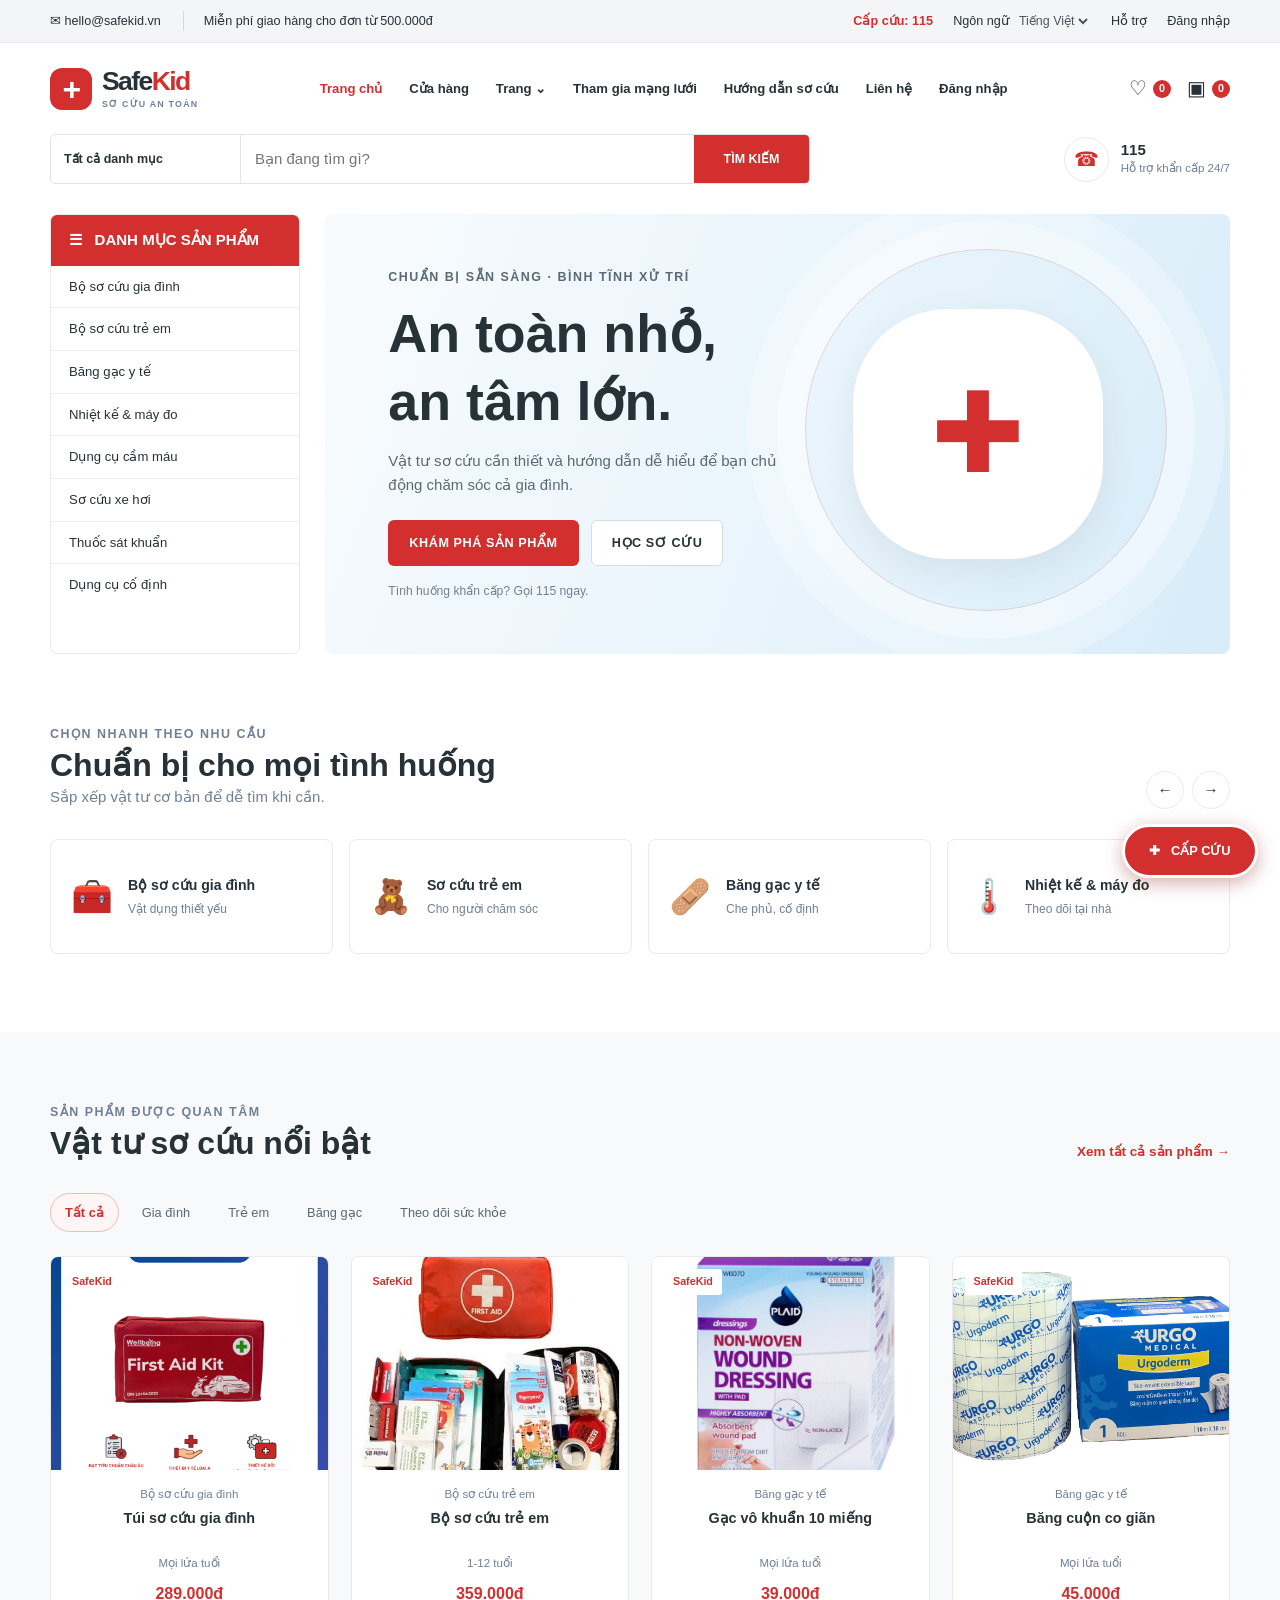
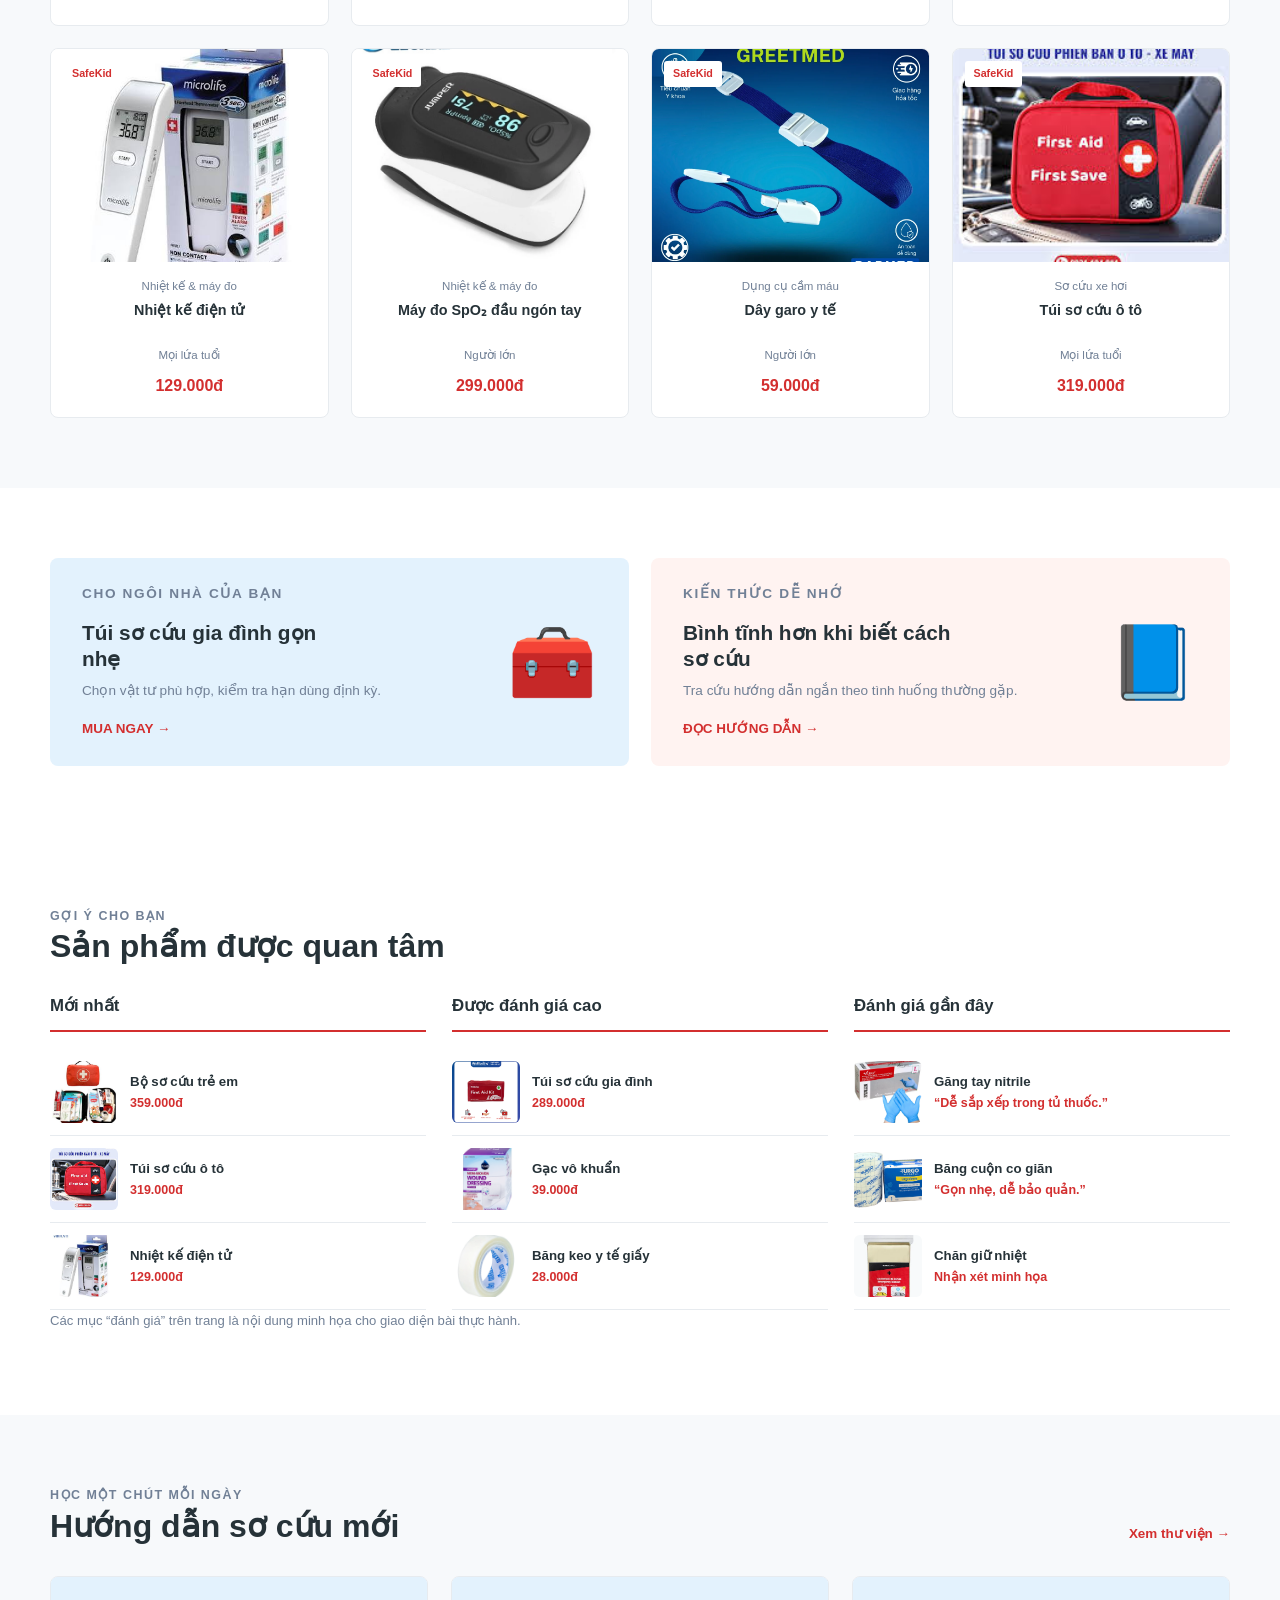
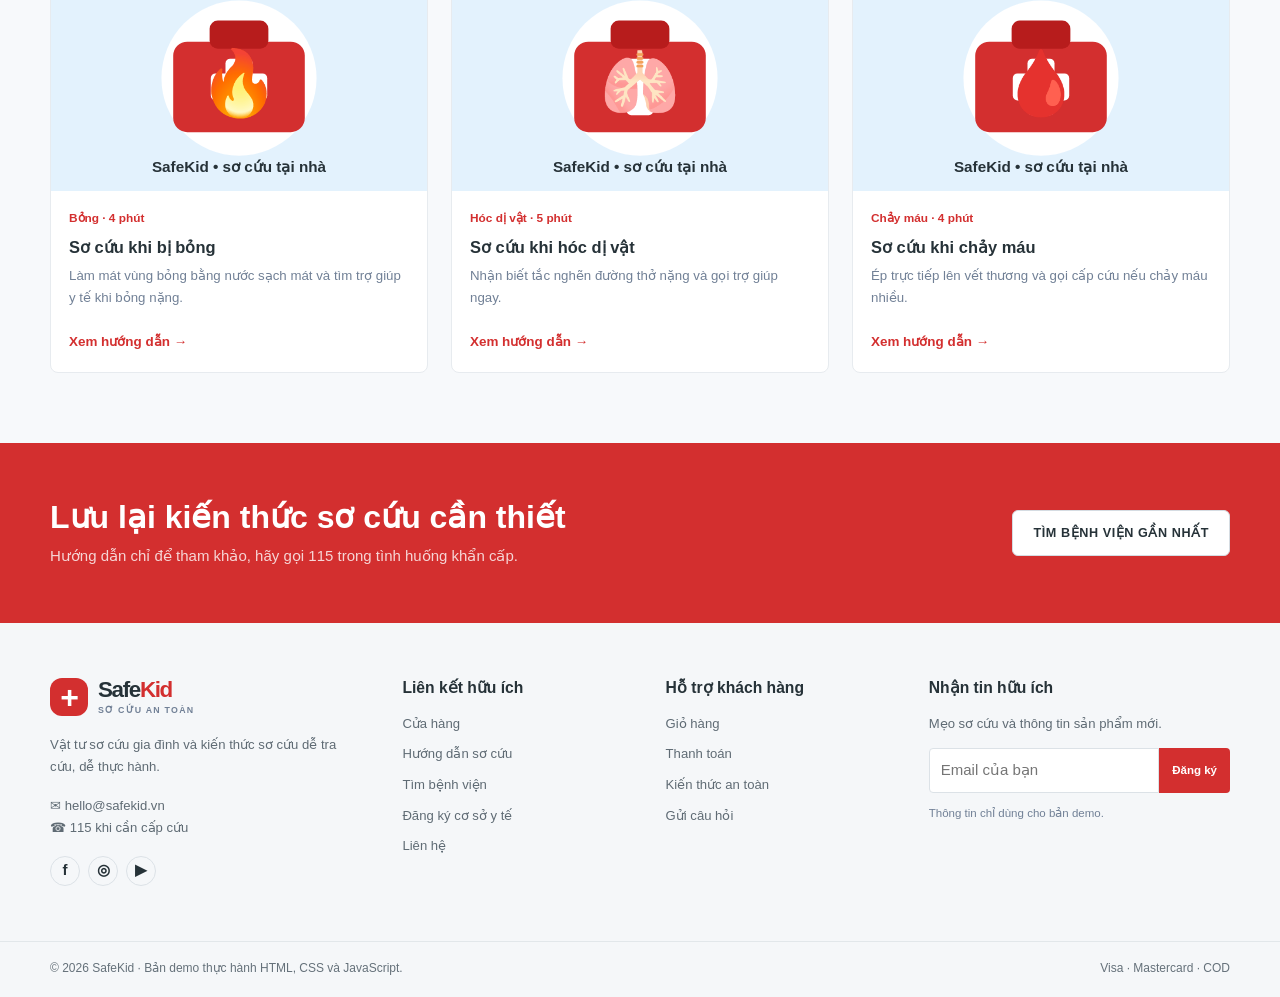
<file: 6651071052_LAB1/index.html>
<!doctype html>
<html lang="vi">
<head>
  <meta charset="UTF-8">
  <meta name="viewport" content="width=device-width, initial-scale=1">
  <meta name="description" content="SafeKid - vật tư gia đình và hướng dẫn sơ cứu cơ bản cho cả nhà.">
  <title>SafeKid | Sơ cứu an toàn cho gia đình</title>
  <link rel="stylesheet" href="Styles/main.css">
  <script defer src="Scripts/products.js"></script>
  <script defer src="Scripts/guides.js"></script>
  <script defer src="Scripts/hospitals.js"></script>
  <script defer src="Scripts/app.js"></script>
</head>
<body data-page="home">
  <header id="siteHeader"></header>
  <main>
    <div class="container hero">
      <aside class="hero-categories">
        <h2>☰ &nbsp; DANH MỤC SẢN PHẨM</h2>
        <a href="shop-grid.html?category=family">Bộ sơ cứu gia đình</a>
        <a href="shop-grid.html?category=kids">Bộ sơ cứu trẻ em</a>
        <a href="shop-grid.html?category=bandage">Băng gạc y tế</a>
        <a href="shop-grid.html?category=monitor">Nhiệt kế &amp; máy đo</a>
        <a href="shop-grid.html?category=bleeding">Dụng cụ cầm máu</a>
        <a href="shop-grid.html?category=car">Sơ cứu xe hơi</a>
        <a href="shop-grid.html?category=antiseptic">Thuốc sát khuẩn</a>
        <a href="shop-grid.html?category=support">Dụng cụ cố định</a>
      </aside>
      <section class="hero-banner">
        <div class="hero-content">
          <p class="eyebrow">CHUẨN BỊ SẴN SÀNG · BÌNH TĨNH XỬ TRÍ</p>
          <h1>An toàn nhỏ,<br>an tâm lớn.</h1>
          <p>Vật tư sơ cứu cần thiết và hướng dẫn dễ hiểu để bạn chủ động chăm sóc cả gia đình.</p>
          <a class="button button-primary" href="shop-grid.html">KHÁM PHÁ SẢN PHẨM</a>
          <a class="button button-outline" href="blog.html">HỌC SƠ CỨU</a>
          <small class="hero-note">Tình huống khẩn cấp? Gọi 115 ngay.</small>
        </div>
        <div class="hero-illustration" aria-hidden="true">✚</div>
      </section>
    </div>

    <section class="section">
      <div class="container">
        <div class="section-heading">
          <div><p class="eyebrow">CHỌN NHANH THEO NHU CẦU</p><h2>Chuẩn bị cho mọi tình huống</h2><p>Sắp xếp vật tư cơ bản để dễ tìm khi cần.</p></div>
          <div class="carousel-controls" aria-label="Điều khiển danh mục"><button type="button" data-action="category-scroll" data-direction="-1" aria-label="Danh mục trước">←</button><button type="button" data-action="category-scroll" data-direction="1" aria-label="Danh mục tiếp theo">→</button></div>
        </div>
        <div class="category-grid category-carousel-track">
          <a class="category-tile" href="shop-grid.html?category=family"><span class="category-emoji">🧰</span><span><strong>Bộ sơ cứu gia đình</strong><small>Vật dụng thiết yếu</small></span></a>
          <a class="category-tile" href="shop-grid.html?category=kids"><span class="category-emoji">🧸</span><span><strong>Sơ cứu trẻ em</strong><small>Cho người chăm sóc</small></span></a>
          <a class="category-tile" href="shop-grid.html?category=bandage"><span class="category-emoji">🩹</span><span><strong>Băng gạc y tế</strong><small>Che phủ, cố định</small></span></a>
          <a class="category-tile" href="shop-grid.html?category=monitor"><span class="category-emoji">🌡️</span><span><strong>Nhiệt kế &amp; máy đo</strong><small>Theo dõi tại nhà</small></span></a>
          <a class="category-tile" href="shop-grid.html?category=bleeding"><span class="category-emoji">🟥</span><span><strong>Dụng cụ cầm máu</strong><small>Vật tư sơ cứu</small></span></a>
          <a class="category-tile" href="shop-grid.html?category=car"><span class="category-emoji">🚗</span><span><strong>Sơ cứu xe hơi</strong><small>Chuẩn bị khi đi xa</small></span></a>
          <a class="category-tile" href="shop-grid.html?category=antiseptic"><span class="category-emoji">🧴</span><span><strong>Thuốc sát khuẩn</strong><small>Đọc kỹ nhãn dùng</small></span></a>
          <a class="category-tile" href="shop-grid.html?category=support"><span class="category-emoji">🦴</span><span><strong>Dụng cụ cố định</strong><small>Nẹp và băng hỗ trợ</small></span></a>
        </div>
      </div>
    </section>

    <section class="section section-soft">
      <div class="container">
        <div class="section-heading">
          <div><p class="eyebrow">SẢN PHẨM ĐƯỢC QUAN TÂM</p><h2>Vật tư sơ cứu nổi bật</h2></div>
          <a class="text-link" href="shop-grid.html">Xem tất cả sản phẩm →</a>
        </div>
        <div class="filter-tabs" aria-label="Lọc sản phẩm">
          <button class="active" data-action="home-filter" data-category="all">Tất cả</button>
          <button data-action="home-filter" data-category="family">Gia đình</button>
          <button data-action="home-filter" data-category="kids">Trẻ em</button>
          <button data-action="home-filter" data-category="bandage">Băng gạc</button>
          <button data-action="home-filter" data-category="monitor">Theo dõi sức khỏe</button>
        </div>
        <div class="product-grid" data-home-products data-product-grid data-ids="kit-family,kit-kids,gauze-sterile,bandage-roll,thermometer,pulse-oximeter,tourniquet,car-kit"></div>
      </div>
    </section>

    <section class="section">
      <div class="container banner-row">
        <article class="promo-banner"><div><p class="eyebrow">CHO NGÔI NHÀ CỦA BẠN</p><h3>Túi sơ cứu gia đình gọn nhẹ</h3><p>Chọn vật tư phù hợp, kiểm tra hạn dùng định kỳ.</p><a class="text-link" href="shop-grid.html?category=family">MUA NGAY →</a></div><span class="promo-art" aria-hidden="true">🧰</span></article>
        <article class="promo-banner"><div><p class="eyebrow">KIẾN THỨC DỄ NHỚ</p><h3>Bình tĩnh hơn khi biết cách sơ cứu</h3><p>Tra cứu hướng dẫn ngắn theo tình huống thường gặp.</p><a class="text-link" href="blog.html">ĐỌC HƯỚNG DẪN →</a></div><span class="promo-art" aria-hidden="true">📘</span></article>
      </div>
    </section>

    <section class="section">
      <div class="container">
        <div class="section-heading"><div><p class="eyebrow">GỢI Ý CHO BẠN</p><h2>Sản phẩm được quan tâm</h2></div></div>
        <div class="triple-columns">
          <div class="mini-list"><h3>Mới nhất</h3>
            <a class="mini-product" href="shop-details.html?id=kit-kids"><img data-product-image="kit-kids" src="Images/placeholder.svg" alt=""><span><strong>Bộ sơ cứu trẻ em</strong><small>359.000đ</small></span></a>
            <a class="mini-product" href="shop-details.html?id=car-kit"><img data-product-image="car-kit" src="Images/placeholder.svg" alt=""><span><strong>Túi sơ cứu ô tô</strong><small>319.000đ</small></span></a>
            <a class="mini-product" href="shop-details.html?id=thermometer"><img data-product-image="thermometer" src="Images/placeholder.svg" alt=""><span><strong>Nhiệt kế điện tử</strong><small>129.000đ</small></span></a>
          </div>
          <div class="mini-list"><h3>Được đánh giá cao</h3>
            <a class="mini-product" href="shop-details.html?id=kit-family"><img data-product-image="kit-family" src="Images/placeholder.svg" alt=""><span><strong>Túi sơ cứu gia đình</strong><small>289.000đ</small></span></a>
            <a class="mini-product" href="shop-details.html?id=gauze-sterile"><img data-product-image="gauze-sterile" src="Images/placeholder.svg" alt=""><span><strong>Gạc vô khuẩn</strong><small>39.000đ</small></span></a>
            <a class="mini-product" href="shop-details.html?id=medical-tape"><img data-product-image="medical-tape" src="Images/placeholder.svg" alt=""><span><strong>Băng keo y tế giấy</strong><small>28.000đ</small></span></a>
          </div>
          <div class="mini-list"><h3>Đánh giá gần đây</h3>
            <a class="mini-product" href="shop-details.html?id=gloves"><img data-product-image="gloves" src="Images/placeholder.svg" alt=""><span><strong>Găng tay nitrile</strong><small>“Dễ sắp xếp trong tủ thuốc.”</small></span></a>
            <a class="mini-product" href="shop-details.html?id=bandage-roll"><img data-product-image="bandage-roll" src="Images/placeholder.svg" alt=""><span><strong>Băng cuộn co giãn</strong><small>“Gọn nhẹ, dễ bảo quản.”</small></span></a>
            <a class="mini-product" href="shop-details.html?id=emergency-blanket"><img data-product-image="emergency-blanket" src="Images/placeholder.svg" alt=""><span><strong>Chăn giữ nhiệt</strong><small>Nhận xét minh họa</small></span></a>
          </div>
        </div>
        <p class="fine-print">Các mục “đánh giá” trên trang là nội dung minh họa cho giao diện bài thực hành.</p>
      </div>
    </section>

    <section class="section section-soft">
      <div class="container">
        <div class="section-heading"><div><p class="eyebrow">HỌC MỘT CHÚT MỖI NGÀY</p><h2>Hướng dẫn sơ cứu mới</h2></div><a class="text-link" href="blog.html">Xem thư viện →</a></div>
        <div class="guide-grid" data-home-guides></div>
      </div>
    </section>
    <section class="newsletter-cta"><div class="container"><div><h2>Lưu lại kiến thức sơ cứu cần thiết</h2><p>Hướng dẫn chỉ để tham khảo, hãy gọi 115 trong tình huống khẩn cấp.</p></div><a class="button button-outline" href="emergency.html">TÌM BỆNH VIỆN GẦN NHẤT</a></div></section>
  </main>
  <div id="siteFooter"></div>
  <a class="emergency-fab" href="emergency.html" aria-label="Mở trang cấp cứu">✚ &nbsp; CẤP CỨU</a>
  <script>
    document.addEventListener("DOMContentLoaded", function () {
      var guideGrid = document.querySelector("[data-home-guides]");
      if (guideGrid && window.SAFEKID_GUIDES) guideGrid.innerHTML = window.SAFEKID_GUIDES.slice(0, 3).map(function (guide) {
        return '<article class="guide-card"><a class="guide-image" href="blog-details.html?id=' + encodeURIComponent(guide.id) + '"><img src="Images/placeholder.svg" alt=""><span class="guide-emoji">' + guide.emoji + '</span></a><div class="guide-info"><p class="guide-meta">' + guide.category + ' · ' + guide.minutes + '</p><h3><a href="blog-details.html?id=' + encodeURIComponent(guide.id) + '">' + guide.title + '</a></h3><p>' + guide.summary + '</p><a class="text-link" href="blog-details.html?id=' + encodeURIComponent(guide.id) + '">Xem hướng dẫn →</a></div></article>';
      }).join("");
    });
  </script>
</body>
</html>
</file>
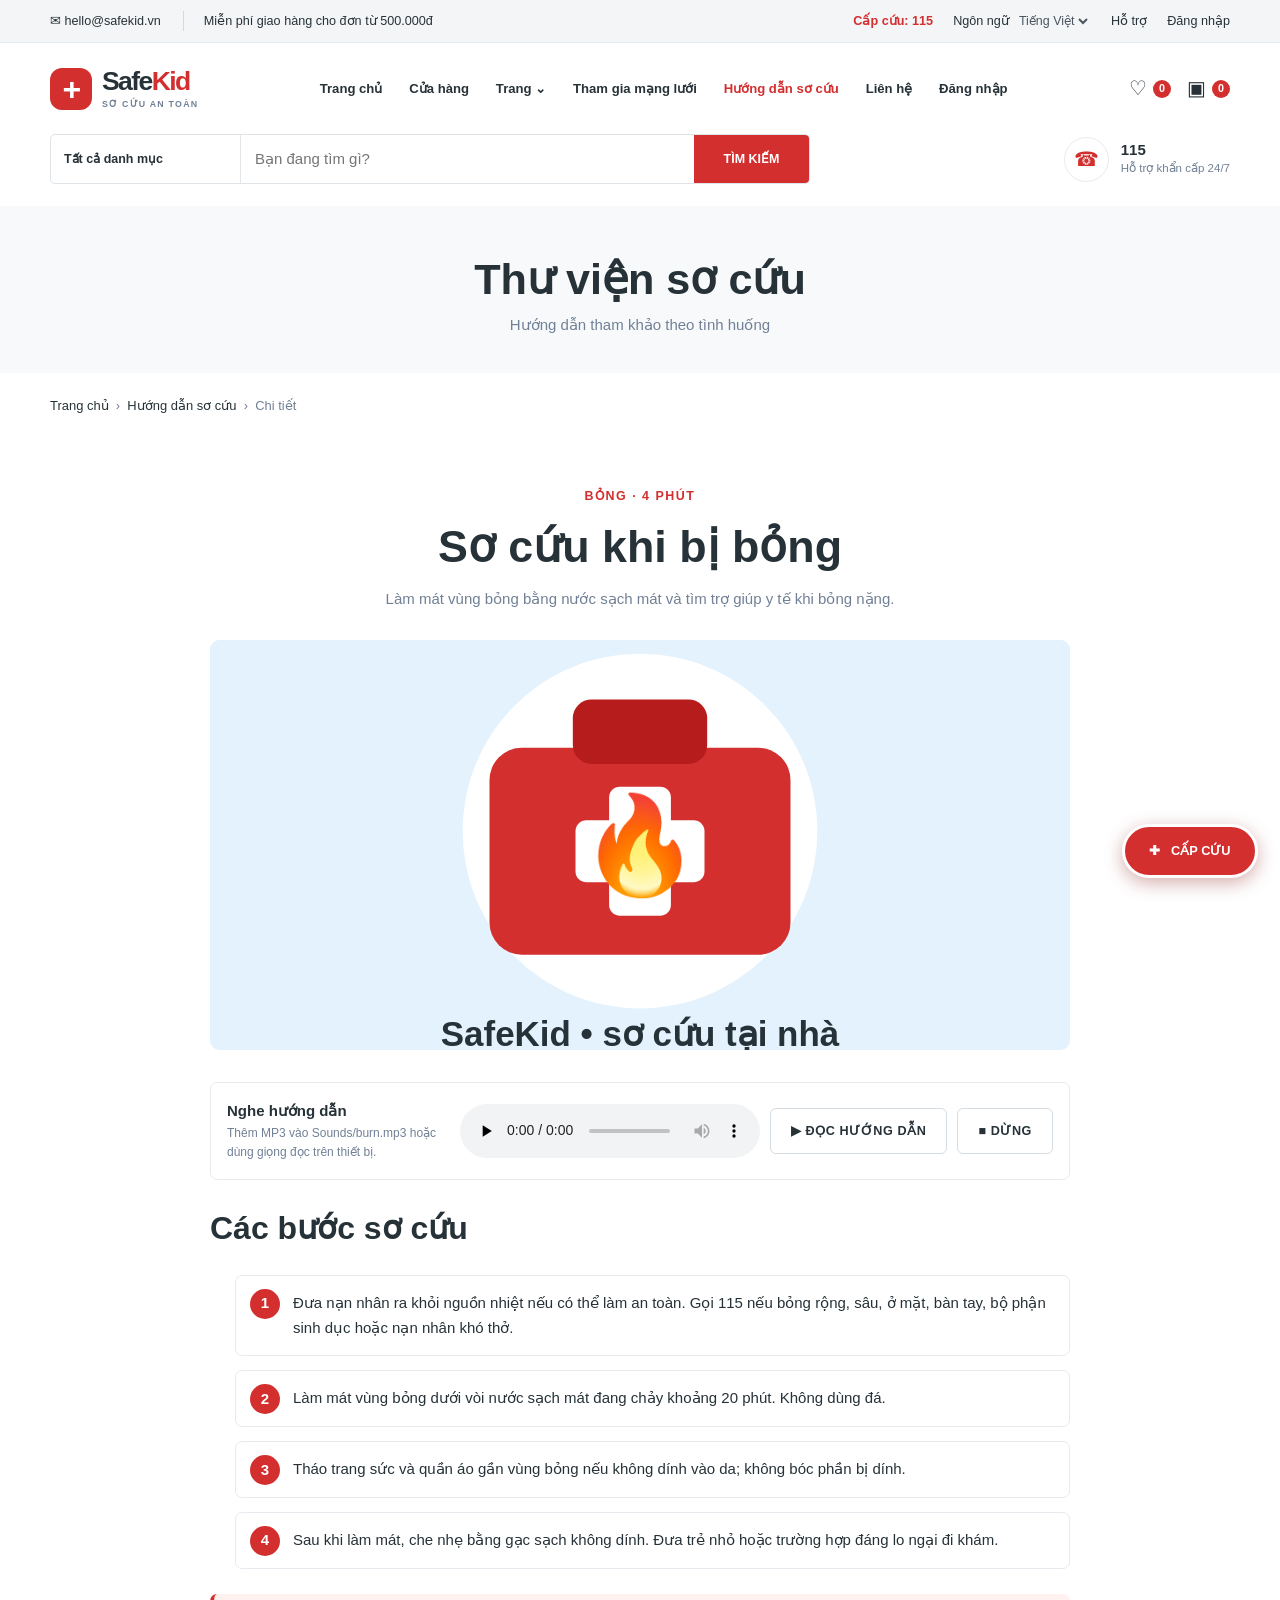
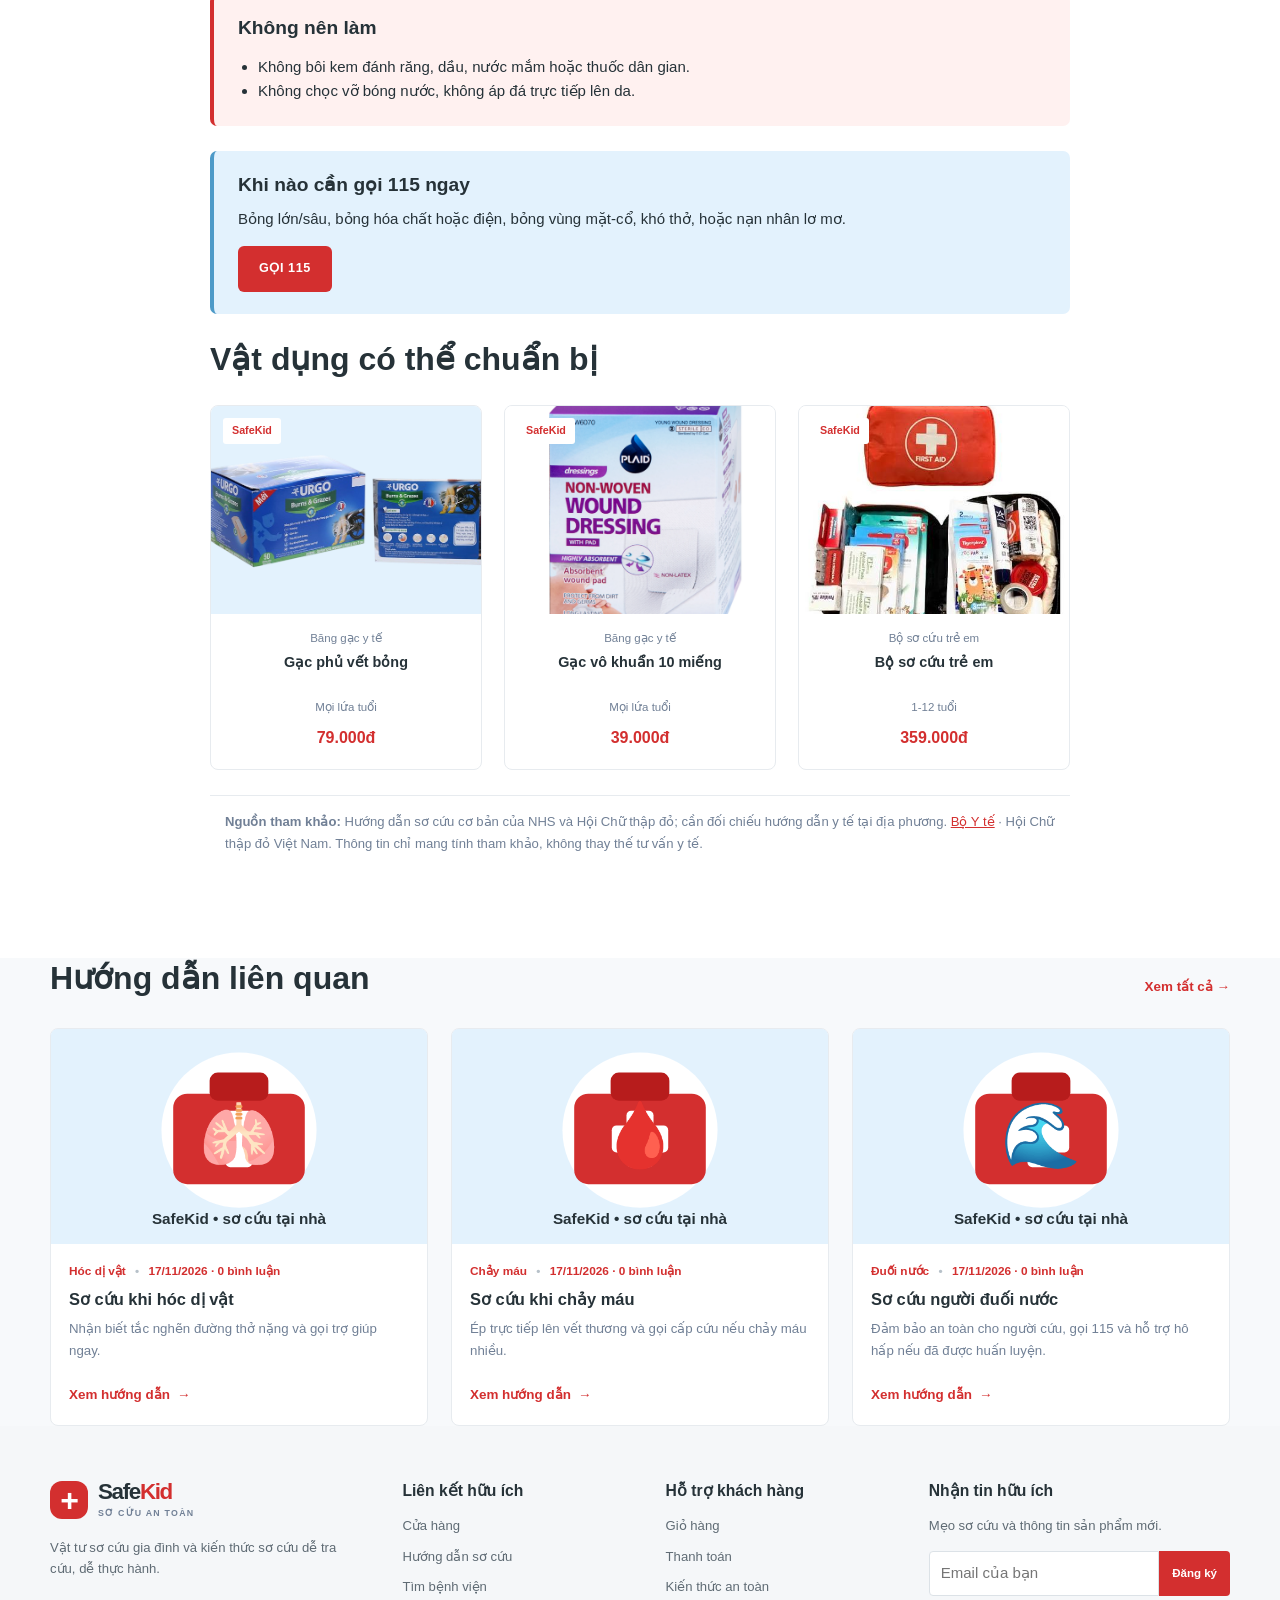
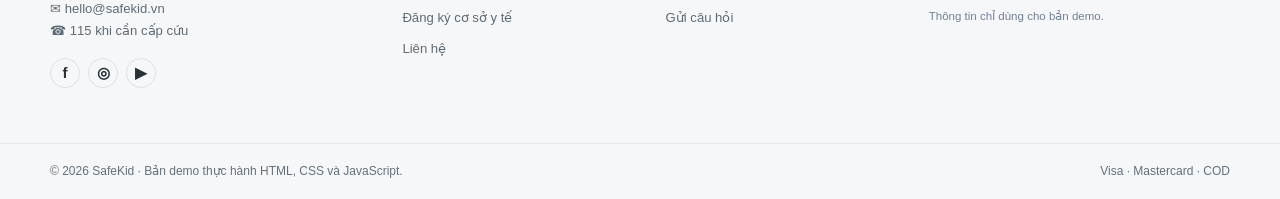
<file: 6651071052_LAB1/blog-details.html>
<!doctype html>
<html lang="vi">
<head>
  <meta charset="UTF-8"><meta name="viewport" content="width=device-width, initial-scale=1">
  <meta name="description" content="Các bước sơ cứu cơ bản theo tình huống.">
  <title>Chi tiết hướng dẫn | SafeKid</title><link rel="stylesheet" href="Styles/main.css">
  <script defer src="Scripts/products.js"></script><script defer src="Scripts/guides.js"></script><script defer src="Scripts/hospitals.js"></script><script defer src="Scripts/app.js"></script>
</head>
<body data-page="guide">
  <header id="siteHeader"></header>
  <main>
    <section class="page-title"><div class="container"><h1>Thư viện sơ cứu</h1><p>Hướng dẫn tham khảo theo tình huống</p></div></section>
    <div class="container breadcrumb"><a href="index.html">Trang chủ</a> &nbsp;›&nbsp; <a href="blog.html">Hướng dẫn sơ cứu</a> &nbsp;›&nbsp; Chi tiết</div>
    <article class="guide-detail" data-guide-details></article>
    <section class="section-soft"><div class="container"><div class="section-heading"><h2>Hướng dẫn liên quan</h2><a class="text-link" href="blog.html">Xem tất cả →</a></div><div class="guide-grid" data-related-guides></div></div></section>
  </main>
  <div id="siteFooter"></div><a class="emergency-fab" href="emergency.html" aria-label="Mở trang cấp cứu">✚ &nbsp; CẤP CỨU</a>
</body>
</html>
</file>
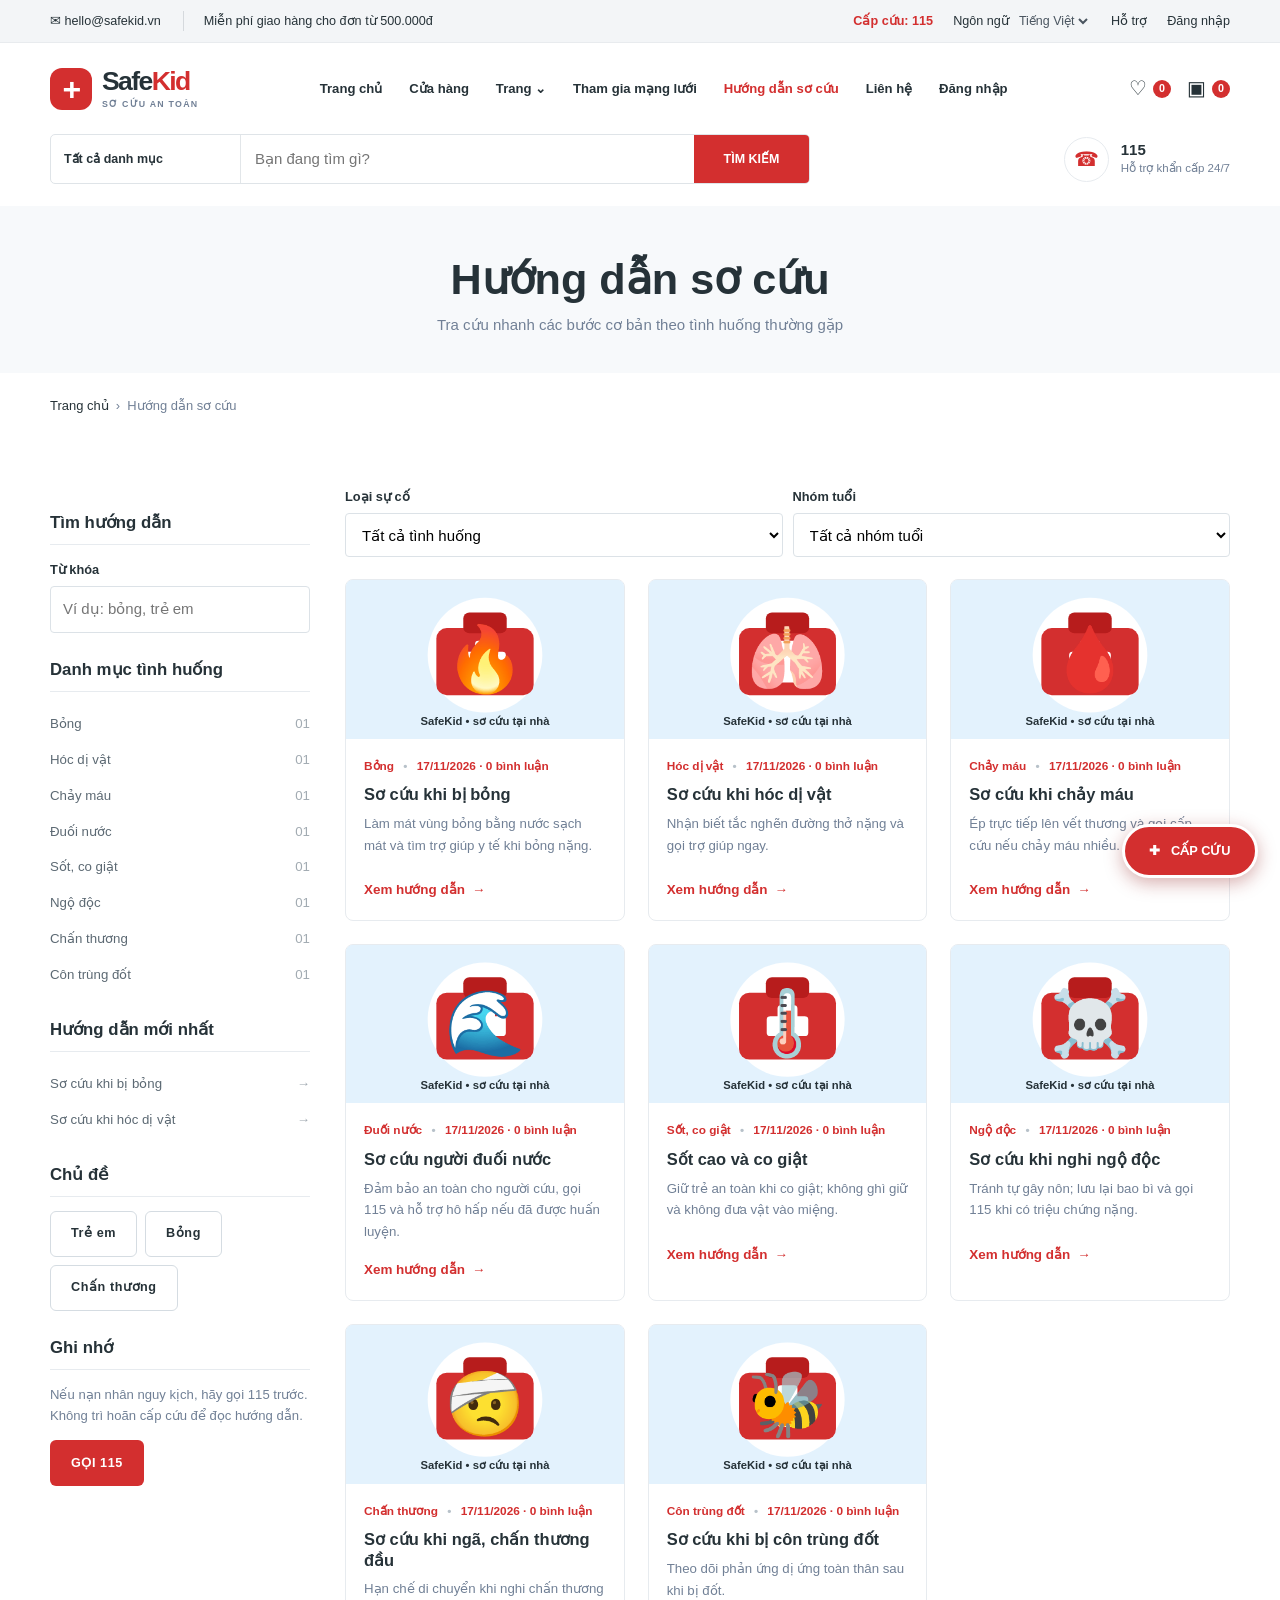
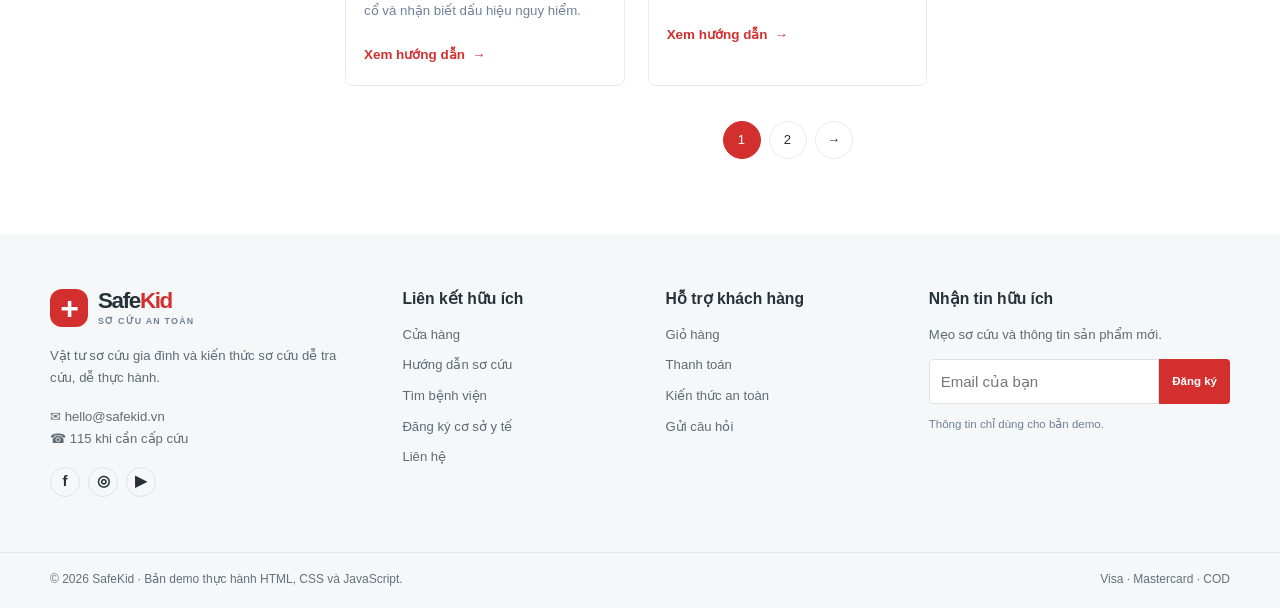
<file: 6651071052_LAB1/blog.html>
<!doctype html>
<html lang="vi">
<head>
  <meta charset="UTF-8"><meta name="viewport" content="width=device-width, initial-scale=1">
  <meta name="description" content="Thư viện hướng dẫn sơ cứu theo tình huống của SafeKid.">
  <title>Hướng dẫn sơ cứu | SafeKid</title><link rel="stylesheet" href="Styles/main.css">
  <script defer src="Scripts/products.js"></script><script defer src="Scripts/guides.js"></script><script defer src="Scripts/hospitals.js"></script><script defer src="Scripts/app.js"></script>
</head>
<body data-page="blog">
  <header id="siteHeader"></header>
  <main>
    <section class="page-title"><div class="container"><h1>Hướng dẫn sơ cứu</h1><p>Tra cứu nhanh các bước cơ bản theo tình huống thường gặp</p></div></section>
    <div class="container breadcrumb"><a href="index.html">Trang chủ</a> &nbsp;›&nbsp; Hướng dẫn sơ cứu</div>
    <div class="container blog-layout">
      <aside class="blog-sidebar">
        <h2>Tìm hướng dẫn</h2><div class="form-field"><label for="guideSearch">Từ khóa</label><input id="guideSearch" data-guide-search type="search" placeholder="Ví dụ: bỏng, trẻ em"></div>
        <h2>Danh mục tình huống</h2>
        <a class="blog-category-count" href="blog.html?category=Bỏng"><span>Bỏng</span><span>01</span></a>
        <a class="blog-category-count" href="blog.html?category=Hóc%20dị%20vật"><span>Hóc dị vật</span><span>01</span></a>
        <a class="blog-category-count" href="blog.html?category=Chảy%20máu"><span>Chảy máu</span><span>01</span></a>
        <a class="blog-category-count" href="blog.html?category=Đuối%20nước"><span>Đuối nước</span><span>01</span></a>
        <a class="blog-category-count" href="blog.html?category=Sốt,%20co%20giật"><span>Sốt, co giật</span><span>01</span></a>
        <a class="blog-category-count" href="blog.html?category=Ngộ%20độc"><span>Ngộ độc</span><span>01</span></a>
        <a class="blog-category-count" href="blog.html?category=Chấn%20thương"><span>Chấn thương</span><span>01</span></a>
        <a class="blog-category-count" href="blog.html?category=Côn%20trùng%20đốt"><span>Côn trùng đốt</span><span>01</span></a>
        <h2>Hướng dẫn mới nhất</h2>
        <a class="blog-category-count" href="blog-details.html?id=burn"><span>Sơ cứu khi bị bỏng</span><span>→</span></a>
        <a class="blog-category-count" href="blog-details.html?id=choking"><span>Sơ cứu khi hóc dị vật</span><span>→</span></a>
        <h2>Chủ đề</h2>
        <div class="filter-tabs"><a class="button button-outline" href="blog.html?age=1-5%20tuổi">Trẻ em</a><a class="button button-outline" href="blog.html?category=Bỏng">Bỏng</a><a class="button button-outline" href="blog.html?category=Chấn%20thương">Chấn thương</a></div>
        <h2>Ghi nhớ</h2><p class="fine-print">Nếu nạn nhân nguy kịch, hãy gọi 115 trước. Không trì hoãn cấp cứu để đọc hướng dẫn.</p>
        <a class="button button-danger" href="tel:115">GỌI 115</a>
      </aside>
      <section>
        <div class="guide-filter-row">
          <div class="form-field"><label for="guideCategory">Loại sự cố</label><select id="guideCategory" class="filter-select" data-guide-category><option value="">Tất cả tình huống</option><option>Bỏng</option><option>Hóc dị vật</option><option>Chảy máu</option><option>Đuối nước</option><option>Sốt, co giật</option><option>Ngộ độc</option><option>Chấn thương</option><option>Côn trùng đốt</option></select></div>
          <div class="form-field"><label for="guideAge">Nhóm tuổi</label><select id="guideAge" class="filter-select" data-guide-age><option value="">Tất cả nhóm tuổi</option><option>Trẻ sơ sinh</option><option>1-5 tuổi</option><option>Trên 5 tuổi</option><option>Người lớn</option></select></div>
        </div>
        <div class="guide-grid" data-guide-results></div>
        <nav class="pagination" aria-label="Phân trang"><a class="active" href="#guides">1</a><a href="#guides">2</a><a href="#guides" aria-label="Trang tiếp theo">→</a></nav>
      </section>
    </div>
  </main>
  <div id="siteFooter"></div><a class="emergency-fab" href="emergency.html" aria-label="Mở trang cấp cứu">✚ &nbsp; CẤP CỨU</a>
</body>
</html>
</file>
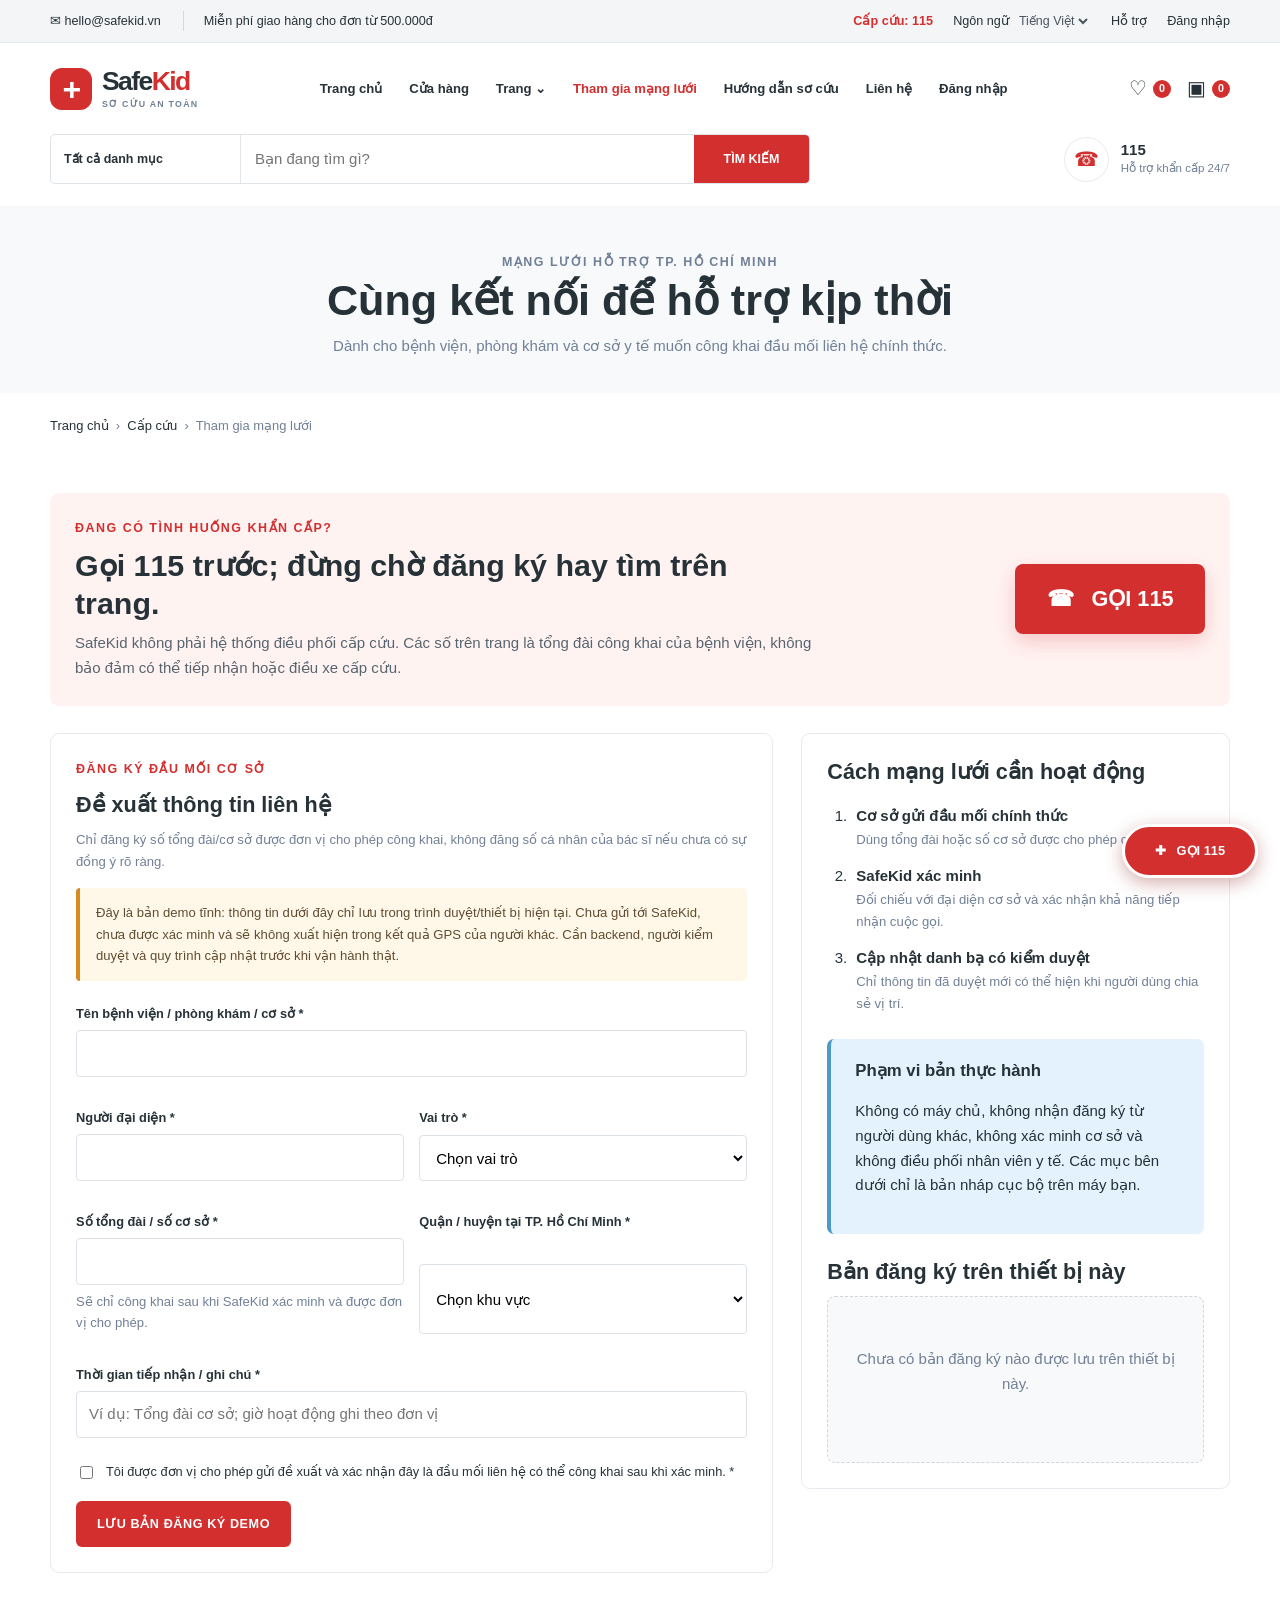
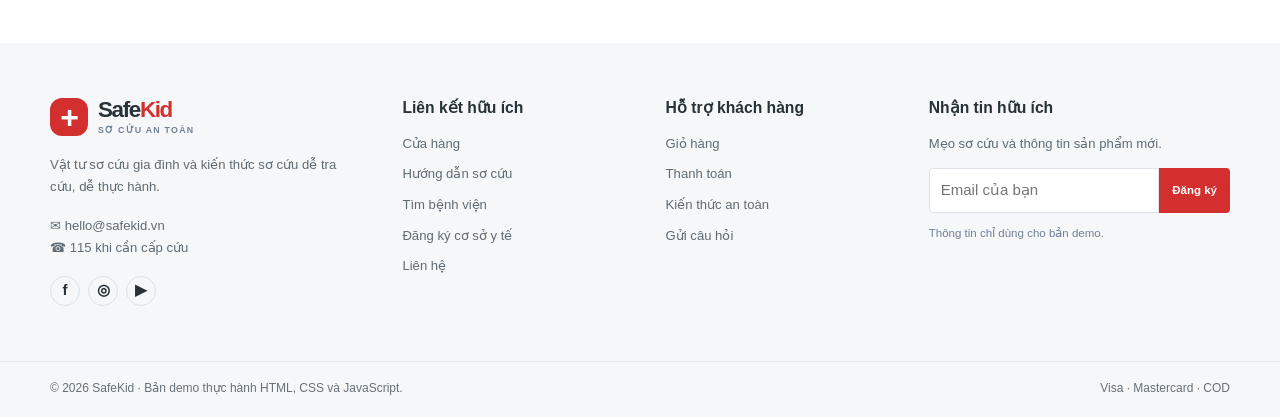
<file: 6651071052_LAB1/campaign.html>
<!doctype html>
<html lang="vi">
<head>
  <meta charset="UTF-8"><meta name="viewport" content="width=device-width, initial-scale=1">
  <meta name="description" content="Đăng ký tham gia mạng lưới cơ sở hỗ trợ y tế SafeKid tại TP. Hồ Chí Minh.">
  <title>Tham gia mạng lưới hỗ trợ | SafeKid</title>
  <link rel="stylesheet" href="Styles/main.css">
  <script defer src="Scripts/products.js"></script><script defer src="Scripts/guides.js"></script><script defer src="Scripts/hospitals.js"></script><script defer src="Scripts/app.js"></script>
</head>
<body data-page="campaign">
  <header id="siteHeader"></header>
  <main>
    <section class="page-title"><div class="container"><p class="eyebrow">MẠNG LƯỚI HỖ TRỢ TP. HỒ CHÍ MINH</p><h1>Cùng kết nối để hỗ trợ kịp thời</h1><p>Dành cho bệnh viện, phòng khám và cơ sở y tế muốn công khai đầu mối liên hệ chính thức.</p></div></section>
    <div class="container breadcrumb"><a href="index.html">Trang chủ</a> &nbsp;›&nbsp; <a href="emergency.html">Cấp cứu</a> &nbsp;›&nbsp; Tham gia mạng lưới</div>
    <section class="container campaign-intro">
      <div class="campaign-callout">
        <div><p class="eyebrow">ĐANG CÓ TÌNH HUỐNG KHẨN CẤP?</p><h2>Gọi 115 trước; đừng chờ đăng ký hay tìm trên trang.</h2><p>SafeKid không phải hệ thống điều phối cấp cứu. Các số trên trang là tổng đài công khai của bệnh viện, không bảo đảm có thể tiếp nhận hoặc điều xe cấp cứu.</p></div>
        <a class="call-115" href="tel:115">☎ &nbsp; GỌI 115</a>
      </div>
      <div class="campaign-grid">
        <section class="campaign-form-card">
          <p class="eyebrow">ĐĂNG KÝ ĐẦU MỐI CƠ SỞ</p><h2>Đề xuất thông tin liên hệ</h2>
          <p class="fine-print">Chỉ đăng ký số tổng đài/cơ sở được đơn vị cho phép công khai, không đăng số cá nhân của bác sĩ nếu chưa có sự đồng ý rõ ràng.</p>
          <div class="campaign-warning" role="note">Đây là bản demo tĩnh: thông tin dưới đây chỉ lưu trong trình duyệt/thiết bị hiện tại. Chưa gửi tới SafeKid, chưa được xác minh và sẽ không xuất hiện trong kết quả GPS của người khác. Cần backend, người kiểm duyệt và quy trình cập nhật trước khi vận hành thật.</div>
          <div class="success-message" data-provider-notice hidden aria-live="polite"></div>
          <form data-provider-form>
            <div class="form-grid">
              <div class="form-field full"><label for="providerOrganization">Tên bệnh viện / phòng khám / cơ sở *</label><input id="providerOrganization" name="organization" required maxlength="120" autocomplete="organization"></div>
              <div class="form-field"><label for="providerContact">Người đại diện *</label><input id="providerContact" name="contactName" required maxlength="80" autocomplete="name"></div>
              <div class="form-field"><label for="providerRole">Vai trò *</label><select id="providerRole" name="role" required><option value="">Chọn vai trò</option><option>Đại diện cơ sở</option><option>Bác sĩ</option><option>Điều dưỡng / nhân viên y tế</option><option>Nhân sự truyền thông / hành chính</option></select></div>
              <div class="form-field"><label for="providerPhone">Số tổng đài / số cơ sở *</label><input id="providerPhone" name="phone" type="tel" inputmode="tel" pattern="[0-9+\(\) .-]{8,20}" required aria-describedby="providerPhoneHint"><small id="providerPhoneHint" class="fine-print">Sẽ chỉ công khai sau khi SafeKid xác minh và được đơn vị cho phép.</small></div>
              <div class="form-field"><label for="providerDistrict">Quận / huyện tại TP. Hồ Chí Minh *</label><select id="providerDistrict" name="district" required><option value="">Chọn khu vực</option><option>Quận 1</option><option>Quận 3</option><option>Quận 5</option><option>Quận 10</option><option>Bình Thạnh</option><option>Tân Bình</option><option>Phú Nhuận</option><option>Thành phố Thủ Đức</option><option>Khu vực khác tại TP. Hồ Chí Minh</option></select></div>
              <div class="form-field full"><label for="providerAvailability">Thời gian tiếp nhận / ghi chú *</label><input id="providerAvailability" name="availability" required maxlength="160" placeholder="Ví dụ: Tổng đài cơ sở; giờ hoạt động ghi theo đơn vị"></div>
            </div>
            <label class="consent-check"><input type="checkbox" name="consent" required><span>Tôi được đơn vị cho phép gửi đề xuất và xác nhận đây là đầu mối liên hệ có thể công khai sau khi xác minh. *</span></label>
            <button class="button button-primary" type="submit">LƯU BẢN ĐĂNG KÝ DEMO</button>
          </form>
        </section>
        <aside class="campaign-aside">
          <h2>Cách mạng lưới cần hoạt động</h2>
          <ol class="campaign-steps"><li><strong>Cơ sở gửi đầu mối chính thức</strong><span>Dùng tổng đài hoặc số cơ sở được cho phép công khai.</span></li><li><strong>SafeKid xác minh</strong><span>Đối chiếu với đại diện cơ sở và xác nhận khả năng tiếp nhận cuộc gọi.</span></li><li><strong>Cập nhật danh bạ có kiểm duyệt</strong><span>Chỉ thông tin đã duyệt mới có thể hiện khi người dùng chia sẻ vị trí.</span></li></ol>
          <div class="alert-box alert-blue"><h3>Phạm vi bản thực hành</h3><p>Không có máy chủ, không nhận đăng ký từ người dùng khác, không xác minh cơ sở và không điều phối nhân viên y tế. Các mục bên dưới chỉ là bản nháp cục bộ trên máy bạn.</p></div>
          <h2>Bản đăng ký trên thiết bị này</h2><div class="provider-drafts" data-provider-drafts></div>
        </aside>
      </div>
    </section>
  </main>
  <div id="siteFooter"></div><a class="emergency-fab" href="tel:115" aria-label="Gọi cấp cứu 115">✚ &nbsp; GỌI 115</a>
</body>
</html>
</file>
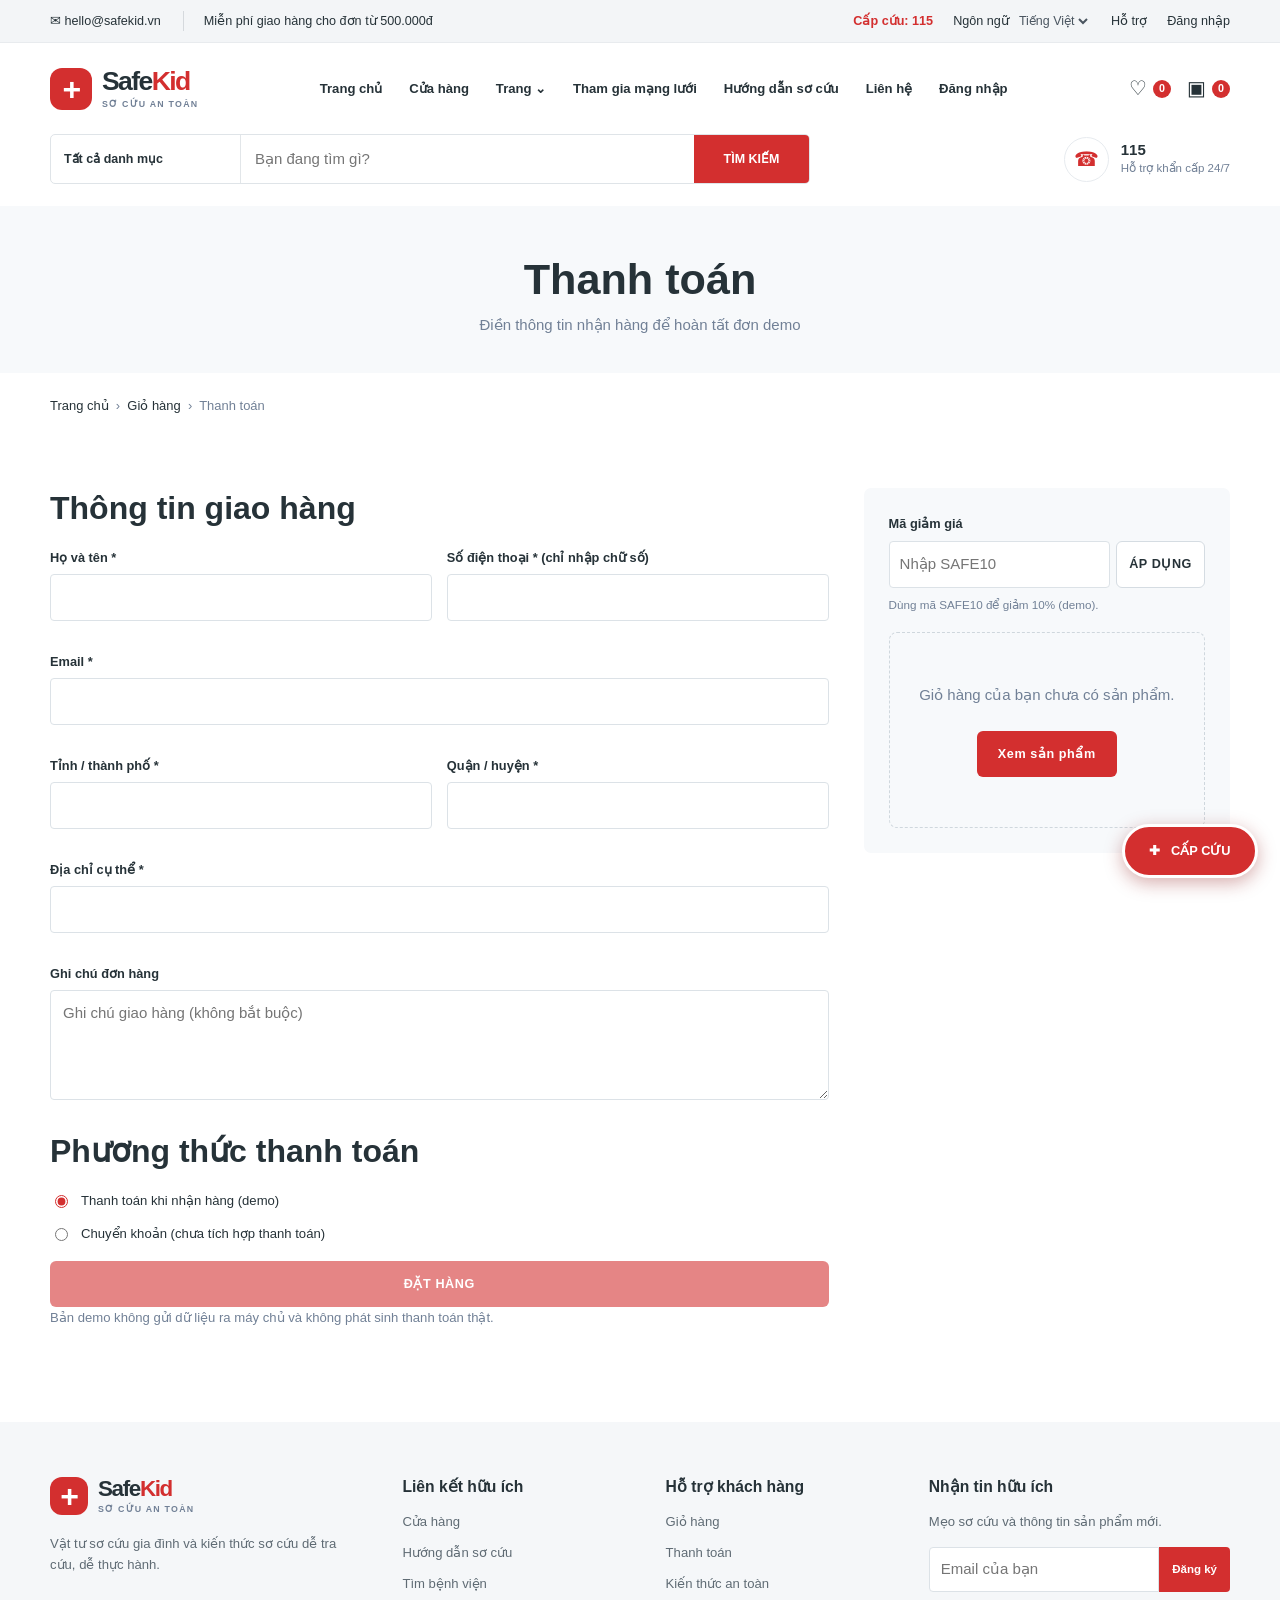
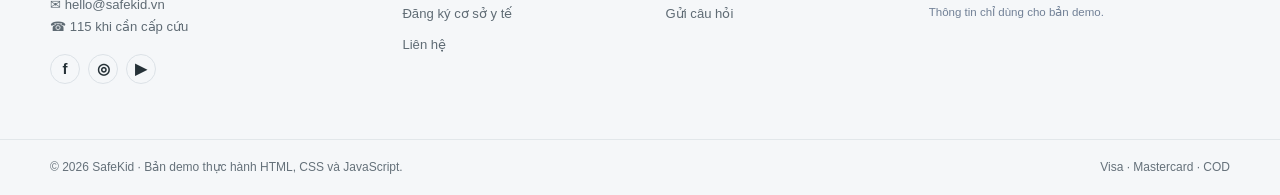
<file: 6651071052_LAB1/checkout.html>
<!doctype html>
<html lang="vi">
<head>
  <meta charset="UTF-8"><meta name="viewport" content="width=device-width, initial-scale=1">
  <meta name="description" content="Thanh toán đơn hàng SafeKid.">
  <title>Thanh toán | SafeKid</title><link rel="stylesheet" href="Styles/main.css">
  <script defer src="Scripts/products.js"></script><script defer src="Scripts/guides.js"></script><script defer src="Scripts/hospitals.js"></script><script defer src="Scripts/app.js"></script>
</head>
<body data-page="checkout">
  <header id="siteHeader"></header>
  <main><section class="page-title"><div class="container"><h1>Thanh toán</h1><p>Điền thông tin nhận hàng để hoàn tất đơn demo</p></div></section>
    <div class="container breadcrumb"><a href="index.html">Trang chủ</a> &nbsp;›&nbsp; <a href="shoping-cart.html">Giỏ hàng</a> &nbsp;›&nbsp; Thanh toán</div>
    <div class="container checkout-layout">
      <form id="checkoutForm" class="form-section" novalidate>
        <div class="success-message" data-order-success hidden></div>
        <h2>Thông tin giao hàng</h2>
        <div class="form-grid">
          <div class="form-field"><label for="fullName">Họ và tên *</label><input id="fullName" name="name" autocomplete="name" required></div>
          <div class="form-field"><label for="phone">Số điện thoại * (chỉ nhập chữ số)</label><input id="phone" name="phone" type="tel" autocomplete="tel" inputmode="numeric" pattern="[0-9]{9,12}" required></div>
          <div class="form-field full"><label for="email">Email *</label><input id="email" name="email" type="email" autocomplete="email" required></div>
          <div class="form-field"><label for="province">Tỉnh / thành phố *</label><input id="province" name="province" autocomplete="address-level1" required></div>
          <div class="form-field"><label for="district">Quận / huyện *</label><input id="district" name="district" autocomplete="address-level2" required></div>
          <div class="form-field full"><label for="address">Địa chỉ cụ thể *</label><input id="address" name="address" autocomplete="street-address" required></div>
          <div class="form-field full"><label for="note">Ghi chú đơn hàng</label><textarea id="note" name="note" placeholder="Ghi chú giao hàng (không bắt buộc)"></textarea></div>
        </div>
        <div class="payment-options"><h2>Phương thức thanh toán</h2>
          <label><input type="radio" name="payment" value="cod" checked> Thanh toán khi nhận hàng (demo)</label>
          <label><input type="radio" name="payment" value="bank"> Chuyển khoản (chưa tích hợp thanh toán)</label>
        </div>
        <button class="button button-primary button-block" type="submit">ĐẶT HÀNG</button>
        <p class="fine-print">Bản demo không gửi dữ liệu ra máy chủ và không phát sinh thanh toán thật.</p>
      </form>
      <aside class="summary-card"><div class="coupon-form"><label for="coupon">Mã giảm giá</label><div><input id="coupon" placeholder="Nhập SAFE10"><button class="button button-outline" data-action="coupon">ÁP DỤNG</button></div><small data-coupon-status>Dùng mã SAFE10 để giảm 10% (demo).</small></div><div data-checkout-order></div></aside>
    </div>
  </main>
  <div id="siteFooter"></div><a class="emergency-fab" href="emergency.html" aria-label="Mở trang cấp cứu">✚ &nbsp; CẤP CỨU</a>
</body>
</html>
</file>
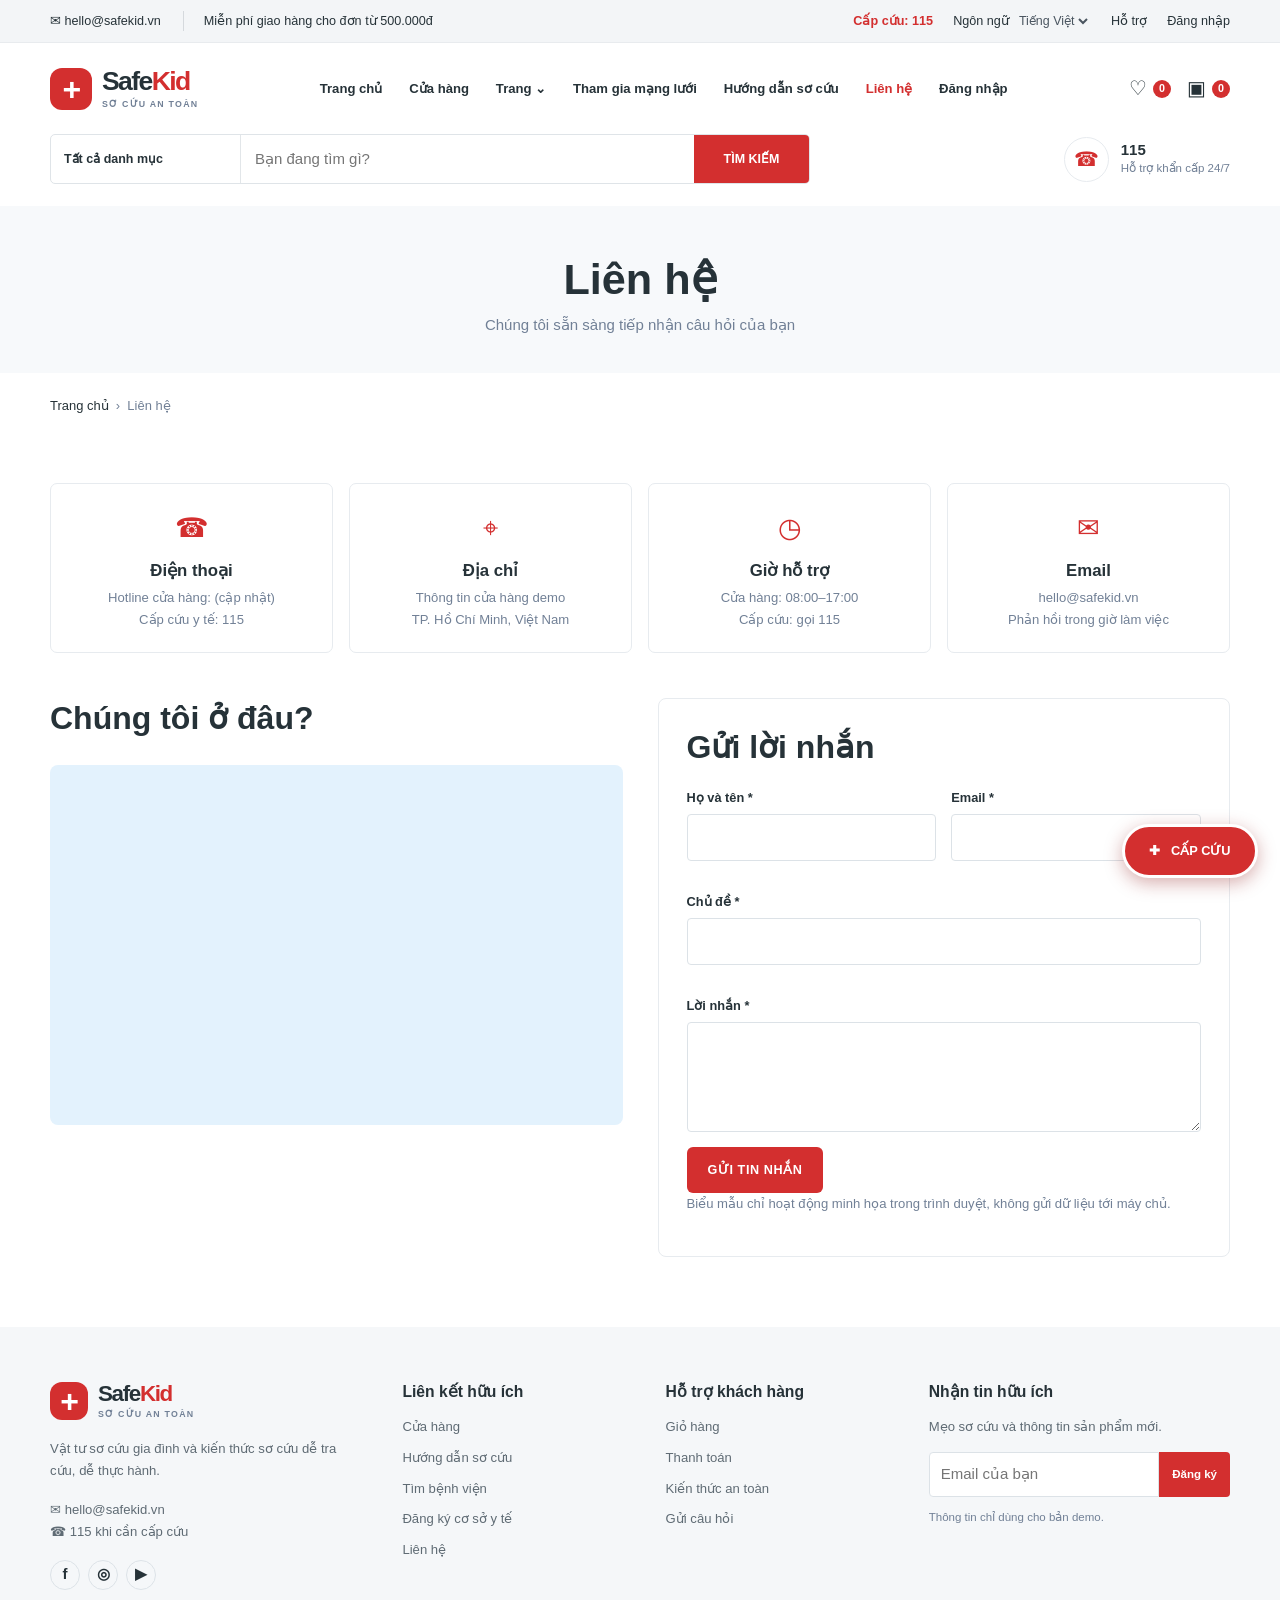
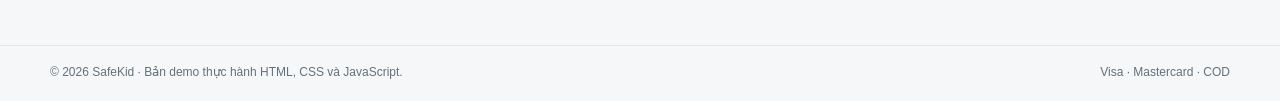
<file: 6651071052_LAB1/contact.html>
<!doctype html>
<html lang="vi">
<head>
  <meta charset="UTF-8"><meta name="viewport" content="width=device-width, initial-scale=1">
  <meta name="description" content="Liên hệ SafeKid và gửi câu hỏi.">
  <title>Liên hệ | SafeKid</title><link rel="stylesheet" href="Styles/main.css">
  <script defer src="Scripts/products.js"></script><script defer src="Scripts/guides.js"></script><script defer src="Scripts/hospitals.js"></script><script defer src="Scripts/app.js"></script>
</head>
<body data-page="contact">
  <header id="siteHeader"></header>
  <main>
    <section class="page-title"><div class="container"><h1>Liên hệ</h1><p>Chúng tôi sẵn sàng tiếp nhận câu hỏi của bạn</p></div></section>
    <div class="container breadcrumb"><a href="index.html">Trang chủ</a> &nbsp;›&nbsp; Liên hệ</div>
    <section class="container contact-cards">
      <article class="contact-card"><span>☎</span><h3>Điện thoại</h3><p>Hotline cửa hàng: (cập nhật)<br>Cấp cứu y tế: 115</p></article>
      <article class="contact-card"><span>⌖</span><h3>Địa chỉ</h3><p>Thông tin cửa hàng demo<br>TP. Hồ Chí Minh, Việt Nam</p></article>
      <article class="contact-card"><span>◷</span><h3>Giờ hỗ trợ</h3><p>Cửa hàng: 08:00–17:00<br>Cấp cứu: gọi 115</p></article>
      <article class="contact-card"><span>✉</span><h3>Email</h3><p>hello@safekid.vn<br>Phản hồi trong giờ làm việc</p></article>
    </section>
    <section class="container contact-layout">
      <div><h2>Chúng tôi ở đâu?</h2><iframe class="map-frame" title="Bản đồ khu vực TP. Hồ Chí Minh" loading="lazy" src="https://maps.google.com/maps?q=Ho%20Chi%20Minh%20City&t=&z=12&ie=UTF8&iwloc=&output=embed"></iframe></div>
      <div class="contact-form-card"><h2>Gửi lời nhắn</h2><form data-contact-form>
        <div class="form-grid">
          <div class="form-field"><label for="contactName">Họ và tên *</label><input id="contactName" name="name" autocomplete="name" required></div>
          <div class="form-field"><label for="contactEmail">Email *</label><input id="contactEmail" name="email" type="email" autocomplete="email" required></div>
          <div class="form-field full"><label for="contactSubject">Chủ đề *</label><input id="contactSubject" name="subject" required></div>
          <div class="form-field full"><label for="contactMessage">Lời nhắn *</label><textarea id="contactMessage" name="message" required minlength="10"></textarea></div>
        </div>
        <button class="button button-primary" type="submit">GỬI TIN NHẮN</button>
        <p class="fine-print">Biểu mẫu chỉ hoạt động minh họa trong trình duyệt, không gửi dữ liệu tới máy chủ.</p>
      </form></div>
    </section>
  </main>
  <div id="siteFooter"></div><a class="emergency-fab" href="emergency.html" aria-label="Mở trang cấp cứu">✚ &nbsp; CẤP CỨU</a>
</body>
</html>
</file>
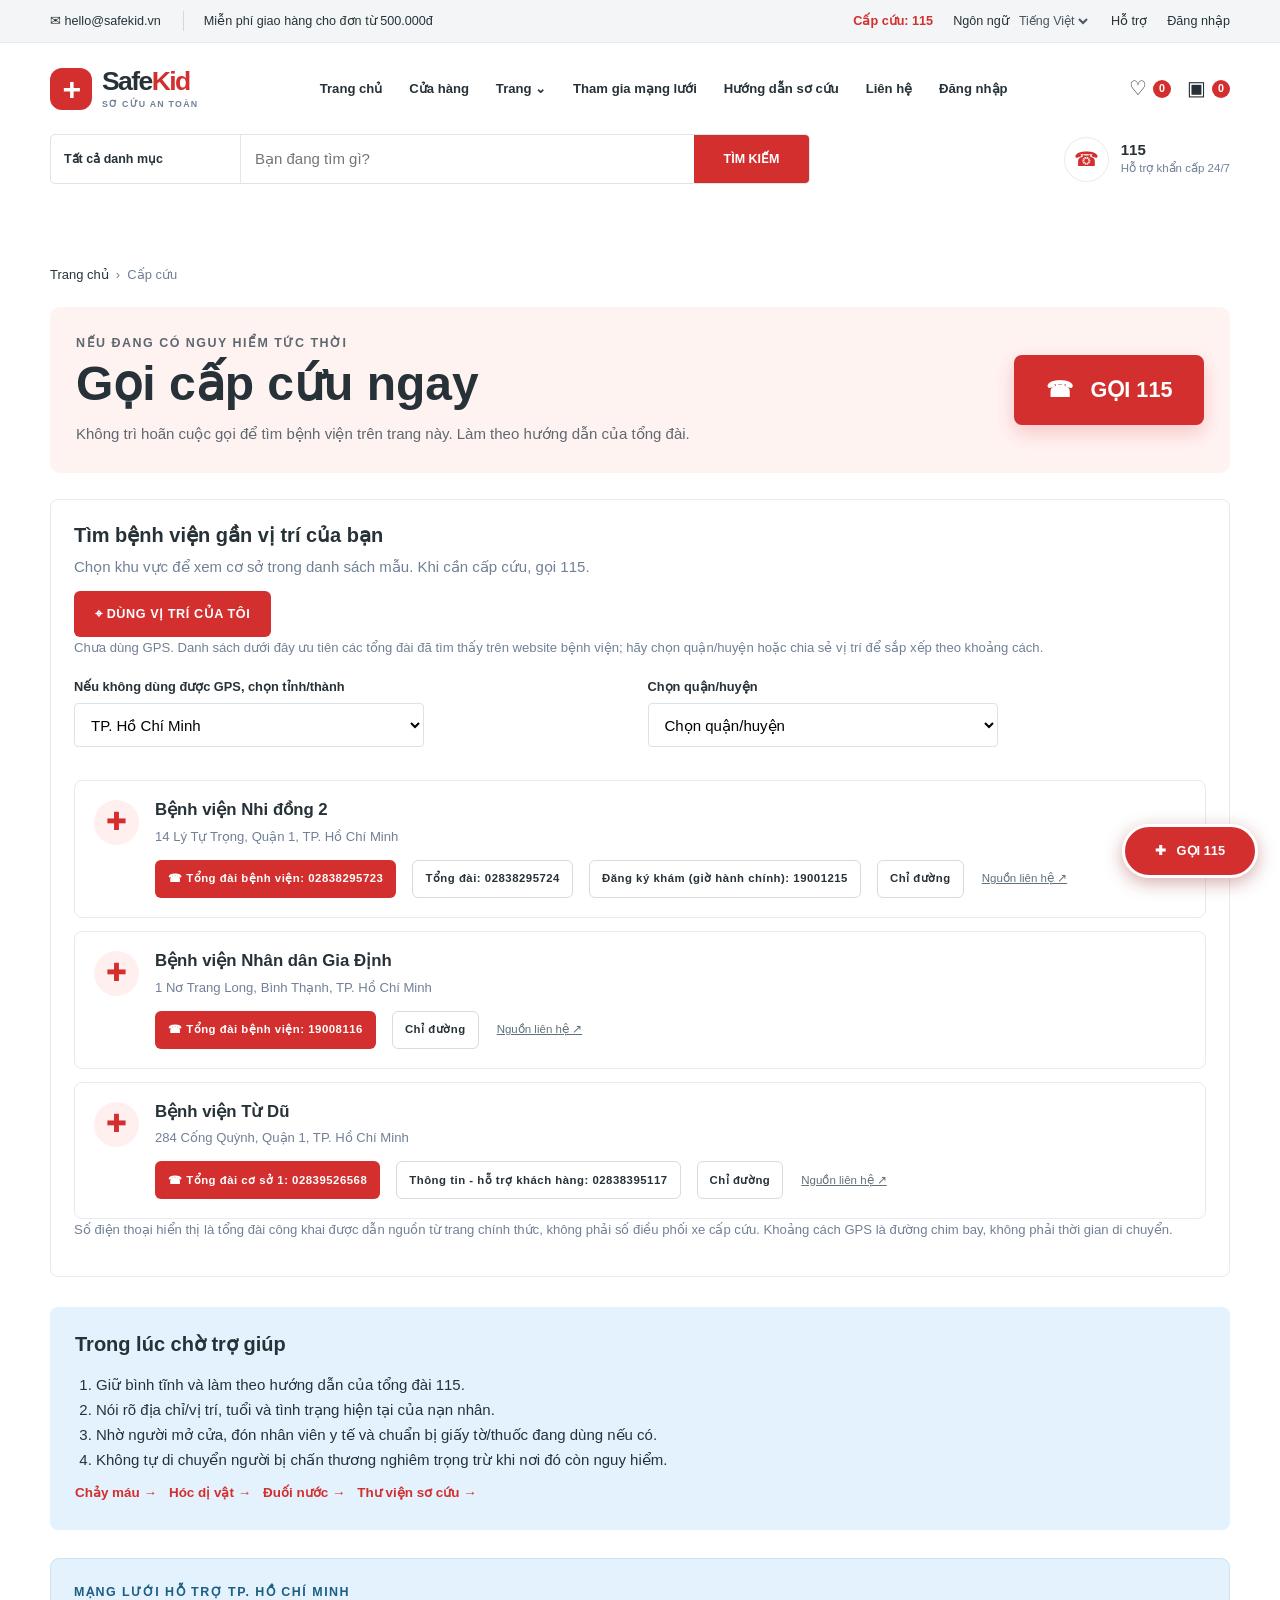
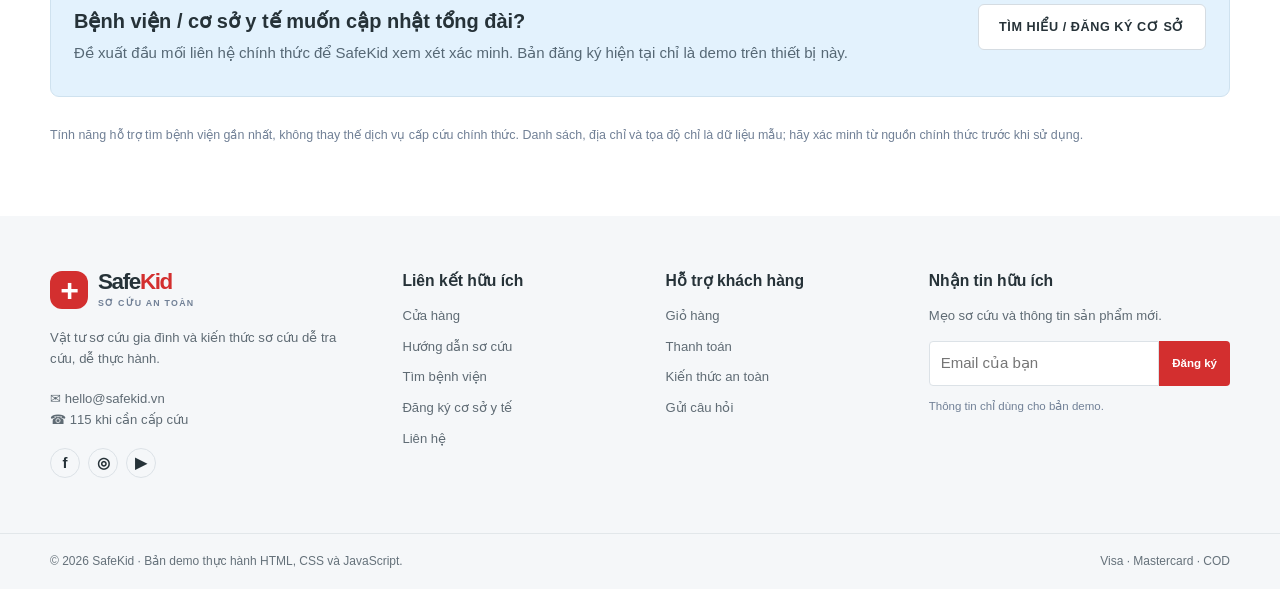
<file: 6651071052_LAB1/emergency.html>
<!doctype html>
<html lang="vi">
<head>
  <meta charset="UTF-8"><meta name="viewport" content="width=device-width, initial-scale=1">
  <meta name="description" content="Gọi cấp cứu 115 hoặc tìm bệnh viện tham khảo gần vị trí của bạn.">
  <title>Cấp cứu | SafeKid</title><link rel="stylesheet" href="Styles/main.css">
  <script defer src="Scripts/products.js"></script><script defer src="Scripts/guides.js"></script><script defer src="Scripts/hospitals.js"></script><script defer src="Scripts/app.js"></script>
</head>
<body data-page="emergency">
  <header id="siteHeader"></header>
  <main class="container emergency-page">
    <div class="breadcrumb"><a href="index.html">Trang chủ</a> &nbsp;›&nbsp; Cấp cứu</div>
    <section class="emergency-intro">
      <div><p class="eyebrow">NẾU ĐANG CÓ NGUY HIỂM TỨC THỜI</p><h1>Gọi cấp cứu ngay</h1><p>Không trì hoãn cuộc gọi để tìm bệnh viện trên trang này. Làm theo hướng dẫn của tổng đài.</p></div>
      <a class="call-115" href="tel:115" aria-label="Gọi cấp cứu 115">☎ &nbsp; GỌI 115</a>
    </section>
    <section class="gps-panel">
      <h2>Tìm bệnh viện gần vị trí của bạn</h2>
      <p data-location-message>Chia sẻ vị trí để sắp xếp các bệnh viện tham khảo gần nhất. Tọa độ trong bản demo cần được kiểm tra lại.</p>
      <button class="button button-primary" type="button" data-request-location>⌖ DÙNG VỊ TRÍ CỦA TÔI</button>
      <p class="fine-print" data-gps-status aria-live="polite">Vị trí chỉ được dùng để tính khoảng cách trong trang này.</p>
      <div class="manual-location" data-manual-location>
        <div class="form-grid">
          <div class="form-field"><label for="citySelect">Nếu không dùng được GPS, chọn tỉnh/thành</label><select class="filter-select" id="citySelect" data-city-select><option value="">Chọn tỉnh/thành</option></select></div>
          <div class="form-field"><label for="districtSelect">Chọn quận/huyện</label><select class="filter-select" id="districtSelect" data-district-select disabled><option value="">Chọn quận/huyện</option></select></div>
        </div>
      </div>
      <div class="hospital-list" data-emergency-results aria-live="polite"></div>
      <p class="fine-print">Số điện thoại hiển thị là tổng đài công khai được dẫn nguồn từ trang chính thức, không phải số điều phối xe cấp cứu. Khoảng cách GPS là đường chim bay, không phải thời gian di chuyển.</p>
    </section>
    <section class="waiting-box">
      <h2>Trong lúc chờ trợ giúp</h2>
      <ol><li>Giữ bình tĩnh và làm theo hướng dẫn của tổng đài 115.</li><li>Nói rõ địa chỉ/vị trí, tuổi và tình trạng hiện tại của nạn nhân.</li><li>Nhờ người mở cửa, đón nhân viên y tế và chuẩn bị giấy tờ/thuốc đang dùng nếu có.</li><li>Không tự di chuyển người bị chấn thương nghiêm trọng trừ khi nơi đó còn nguy hiểm.</li></ol>
      <div class="waiting-links"><a class="text-link" href="blog-details.html?id=bleeding">Chảy máu →</a><a class="text-link" href="blog-details.html?id=choking">Hóc dị vật →</a><a class="text-link" href="blog-details.html?id=drowning">Đuối nước →</a><a class="text-link" href="blog.html">Thư viện sơ cứu →</a></div>
    </section>
    <section class="campaign-cta">
      <div><p class="eyebrow">MẠNG LƯỚI HỖ TRỢ TP. HỒ CHÍ MINH</p><h2>Bệnh viện / cơ sở y tế muốn cập nhật tổng đài?</h2><p>Đề xuất đầu mối liên hệ chính thức để SafeKid xem xét xác minh. Bản đăng ký hiện tại chỉ là demo trên thiết bị này.</p></div>
      <a class="button button-outline" href="campaign.html">TÌM HIỂU / ĐĂNG KÝ CƠ SỞ</a>
    </section>
    <p class="emergency-disclaimer">Tính năng hỗ trợ tìm bệnh viện gần nhất, không thay thế dịch vụ cấp cứu chính thức. Danh sách, địa chỉ và tọa độ chỉ là dữ liệu mẫu; hãy xác minh từ nguồn chính thức trước khi sử dụng.</p>
  </main>
  <div id="siteFooter"></div><a class="emergency-fab" href="tel:115" aria-label="Gọi cấp cứu 115">✚ &nbsp; GỌI 115</a>
</body>
</html>
</file>
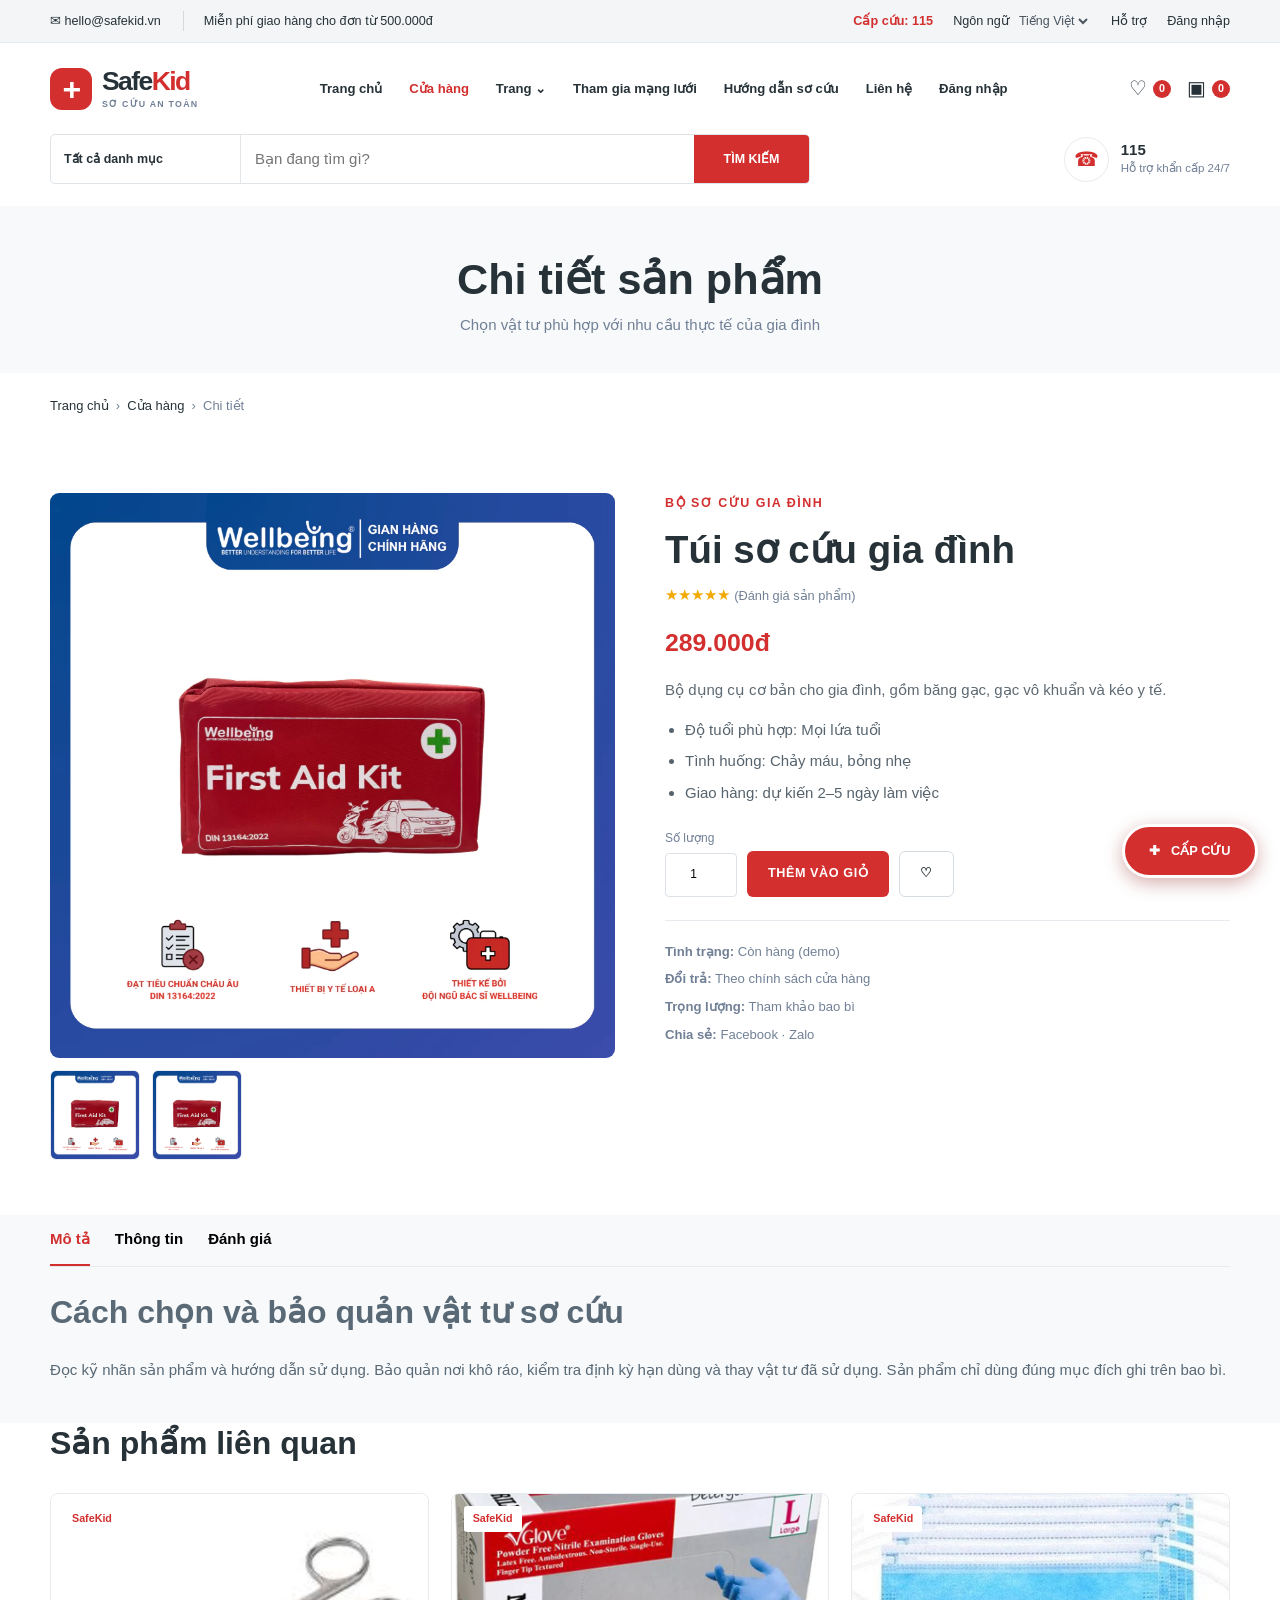
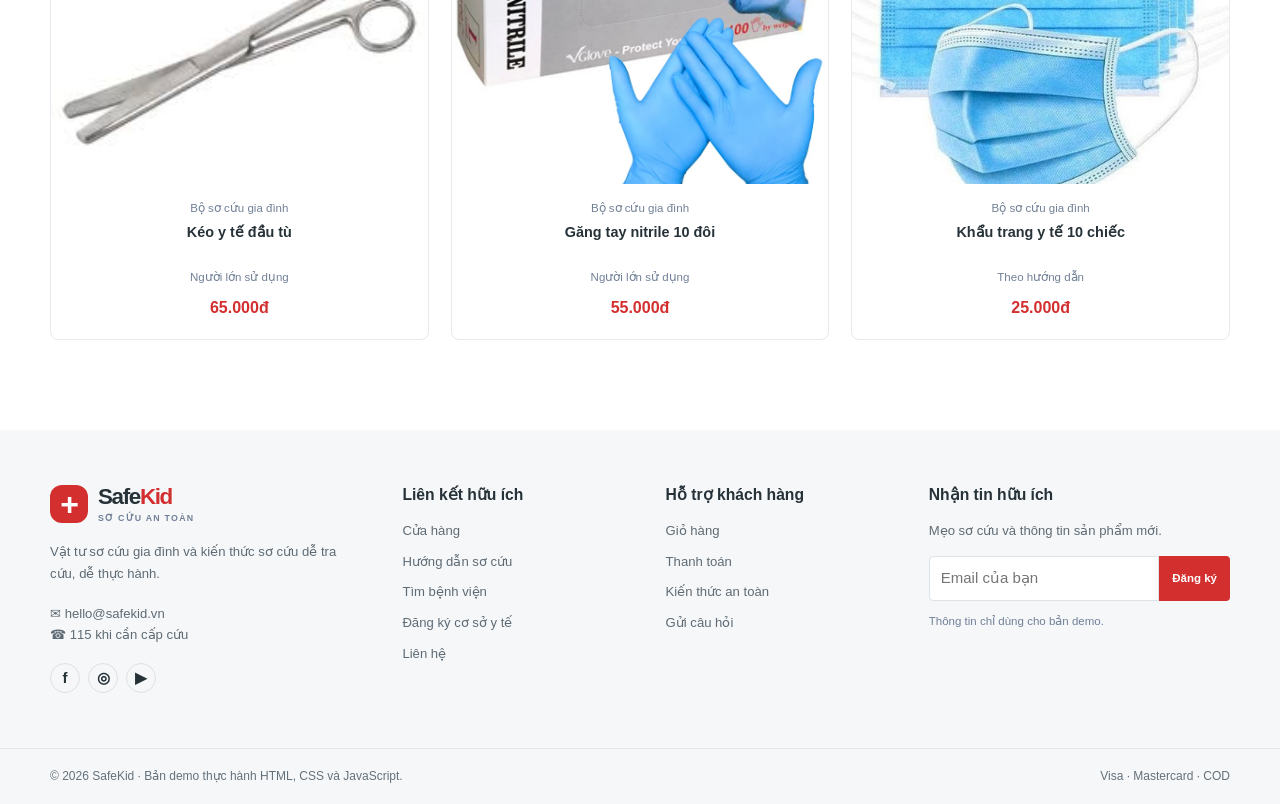
<file: 6651071052_LAB1/shop-details.html>
<!doctype html>
<html lang="vi">
<head>
  <meta charset="UTF-8"><meta name="viewport" content="width=device-width, initial-scale=1">
  <meta name="description" content="Thông tin sản phẩm sơ cứu SafeKid.">
  <title>Chi tiết sản phẩm | SafeKid</title><link rel="stylesheet" href="Styles/main.css">
  <script defer src="Scripts/products.js"></script><script defer src="Scripts/guides.js"></script><script defer src="Scripts/hospitals.js"></script><script defer src="Scripts/app.js"></script>
</head>
<body data-page="details">
  <header id="siteHeader"></header>
  <main>
    <section class="page-title"><div class="container"><h1>Chi tiết sản phẩm</h1><p>Chọn vật tư phù hợp với nhu cầu thực tế của gia đình</p></div></section>
    <div class="container breadcrumb"><a href="index.html">Trang chủ</a> &nbsp;›&nbsp; <a href="shop-grid.html">Cửa hàng</a> &nbsp;›&nbsp; Chi tiết</div>
    <section class="container product-detail-layout" data-product-details></section>
    <section class="section-soft"><div class="container"><div class="tabs" role="tablist">
      <button class="active" data-tab="description">Mô tả</button><button data-tab="information">Thông tin</button><button data-tab="reviews">Đánh giá</button>
    </div>
    <div class="tab-panel" data-tab-panel="description"><h2>Cách chọn và bảo quản vật tư sơ cứu</h2><p>Đọc kỹ nhãn sản phẩm và hướng dẫn sử dụng. Bảo quản nơi khô ráo, kiểm tra định kỳ hạn dùng và thay vật tư đã sử dụng. Sản phẩm chỉ dùng đúng mục đích ghi trên bao bì.</p></div>
    <div class="tab-panel" data-tab-panel="information" hidden><h2>Thông tin sản phẩm</h2><p>Thông tin độ tuổi và tình huống sử dụng trên trang là tham khảo. Nếu không chắc chắn, hỏi dược sĩ hoặc nhân viên y tế.</p></div>
    <div class="tab-panel" data-tab-panel="reviews" hidden><h2>Đánh giá</h2><p>Chưa có đánh giá trong bản demo.</p></div></div></section>
    <section class="container related-section"><div class="section-heading"><h2>Sản phẩm liên quan</h2></div><div class="product-grid product-grid-small" data-related-products data-product-grid></div></section>
  </main>
  <div id="siteFooter"></div><a class="emergency-fab" href="emergency.html" aria-label="Mở trang cấp cứu">✚ &nbsp; CẤP CỨU</a>
</body>
</html>
</file>
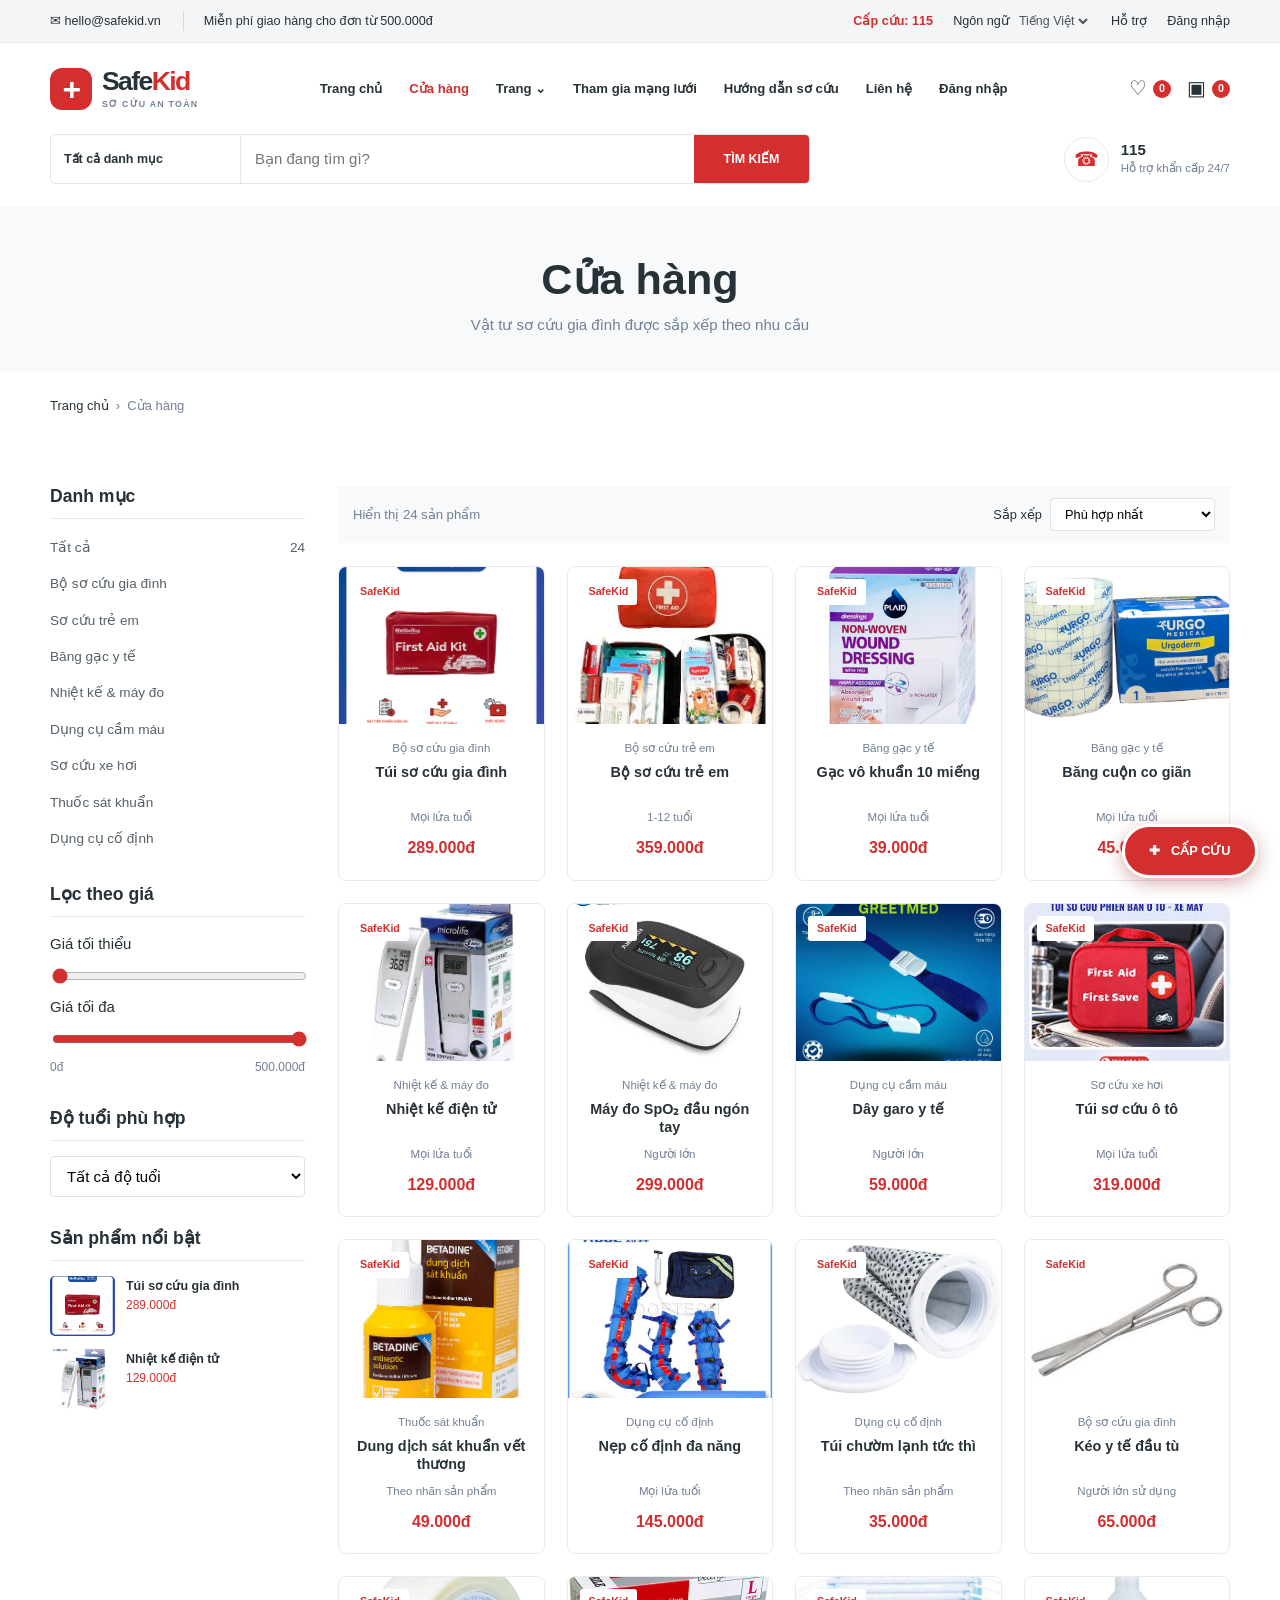
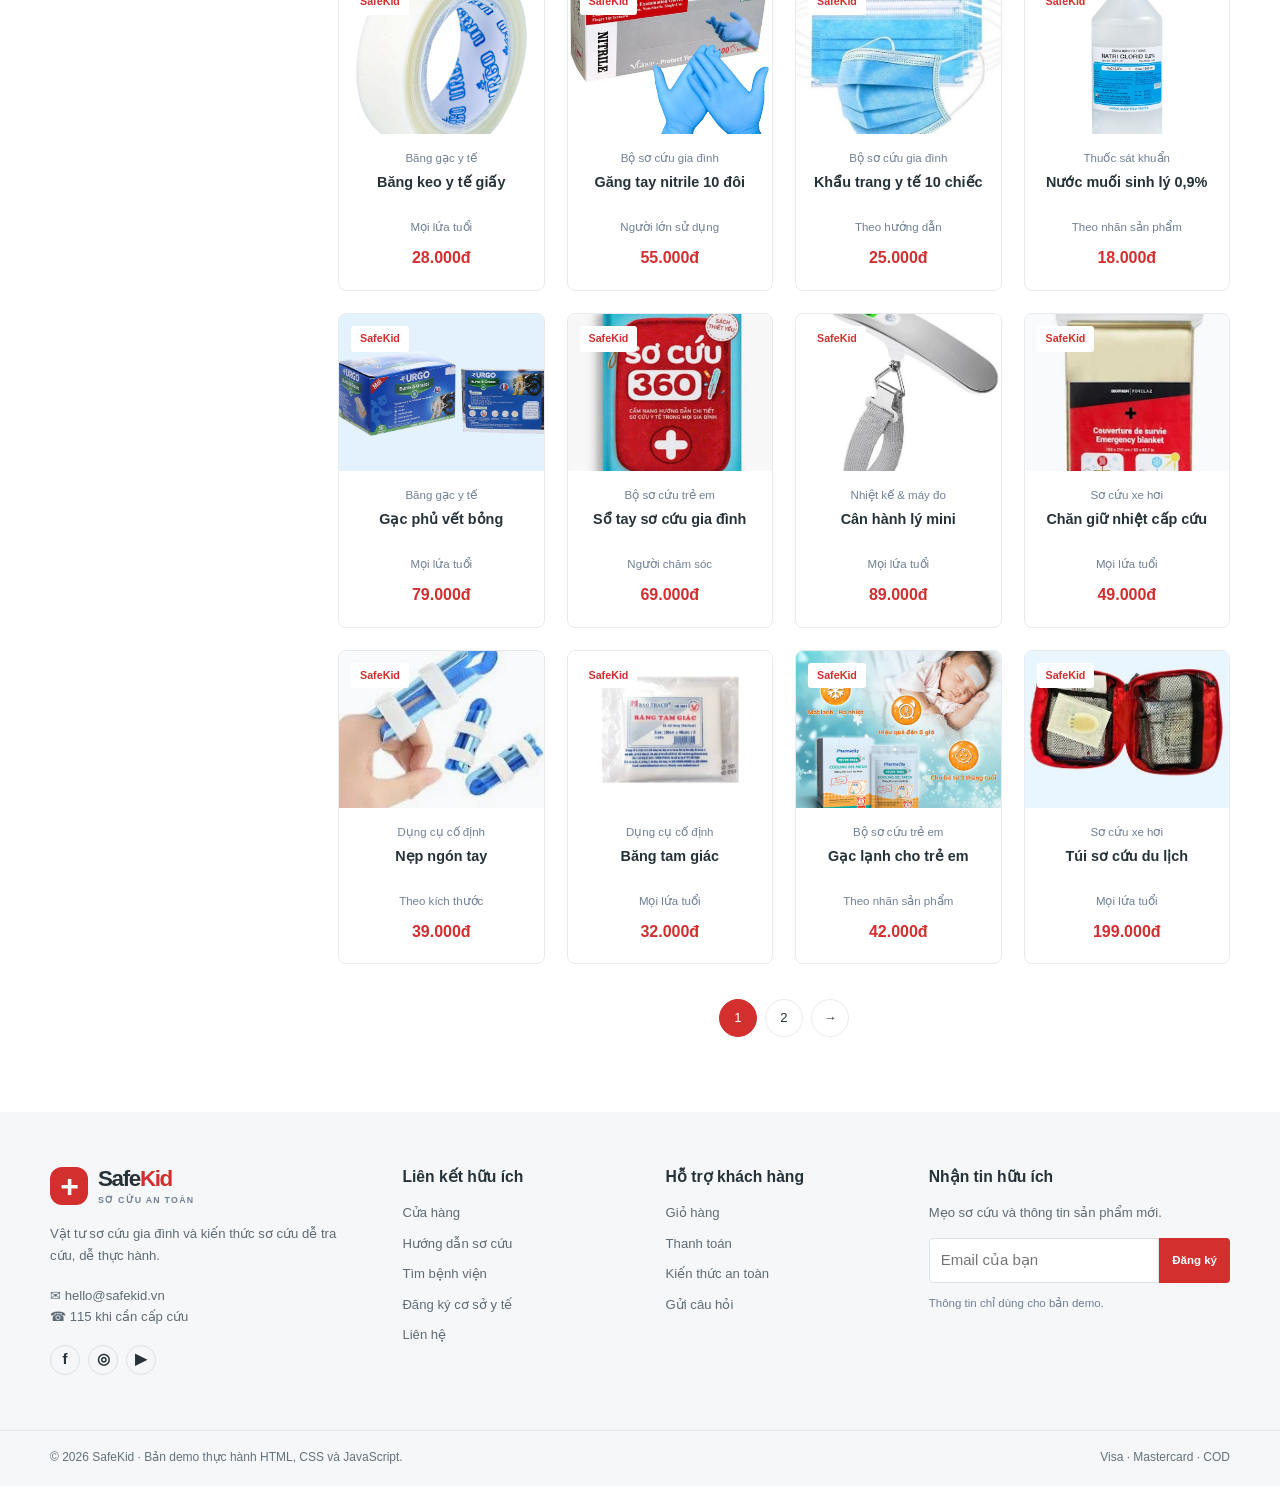
<file: 6651071052_LAB1/shop-grid.html>
<!doctype html>
<html lang="vi">
<head>
  <meta charset="UTF-8"><meta name="viewport" content="width=device-width, initial-scale=1">
  <meta name="description" content="Khám phá bộ sơ cứu, băng gạc và vật tư y tế gia đình SafeKid.">
  <title>Cửa hàng | SafeKid</title><link rel="stylesheet" href="Styles/main.css">
  <script defer src="Scripts/products.js"></script><script defer src="Scripts/guides.js"></script><script defer src="Scripts/hospitals.js"></script><script defer src="Scripts/app.js"></script>
</head>
<body data-page="shop">
  <header id="siteHeader"></header>
  <main>
    <section class="page-title"><div class="container"><h1>Cửa hàng</h1><p>Vật tư sơ cứu gia đình được sắp xếp theo nhu cầu</p></div></section>
    <div class="container breadcrumb"><a href="index.html">Trang chủ</a> &nbsp;›&nbsp; Cửa hàng</div>
    <div class="container shop-layout">
      <aside class="shop-sidebar">
        <section class="sidebar-section"><h2>Danh mục</h2><div class="category-list">
          <button data-category-link="all">Tất cả <span>24</span></button><button data-category-link="family">Bộ sơ cứu gia đình</button><button data-category-link="kids">Sơ cứu trẻ em</button><button data-category-link="bandage">Băng gạc y tế</button><button data-category-link="monitor">Nhiệt kế &amp; máy đo</button><button data-category-link="bleeding">Dụng cụ cầm máu</button><button data-category-link="car">Sơ cứu xe hơi</button><button data-category-link="antiseptic">Thuốc sát khuẩn</button><button data-category-link="support">Dụng cụ cố định</button>
        </div></section>
        <section class="sidebar-section"><h2>Lọc theo giá</h2><div class="filter-range">
          <label for="minPrice">Giá tối thiểu</label><input id="minPrice" type="range" min="0" max="500000" step="10000" value="0">
          <label for="maxPrice">Giá tối đa</label><input id="maxPrice" type="range" min="100000" max="500000" step="10000" value="500000">
          <div class="range-labels"><span data-min-label>0đ</span><span data-max-label>500.000đ</span></div>
        </div></section>
        <section class="sidebar-section"><h2>Độ tuổi phù hợp</h2><select class="filter-select" data-filter-age><option value="">Tất cả độ tuổi</option><option>Trẻ sơ sinh</option><option>1-5 tuổi</option><option>Trên 5 tuổi</option><option>Người lớn</option><option>Mọi lứa tuổi</option></select></section>
        <section class="sidebar-section latest-products-sidebar"><h2>Sản phẩm nổi bật</h2><a class="latest-item" href="shop-details.html?id=kit-family"><img data-product-image="kit-family" src="Images/placeholder.svg" alt=""><span><strong>Túi sơ cứu gia đình</strong><small>289.000đ</small></span></a><a class="latest-item" href="shop-details.html?id=thermometer"><img data-product-image="thermometer" src="Images/placeholder.svg" alt=""><span><strong>Nhiệt kế điện tử</strong><small>129.000đ</small></span></a></section>
      </aside>
      <section>
        <div class="shop-toolbar"><p data-results-label>Đang tải sản phẩm…</p><label class="sort-wrap">Sắp xếp <select class="sort-select" data-sort><option value="popular">Phù hợp nhất</option><option value="price-low">Giá tăng dần</option><option value="price-high">Giá giảm dần</option><option value="name">Tên sản phẩm</option></select></label></div>
        <div class="product-grid" data-shop-results></div>
        <nav class="pagination" aria-label="Phân trang"><a class="active" href="#products">1</a><a href="#products">2</a><a href="#products" aria-label="Trang tiếp theo">→</a></nav>
      </section>
    </div>
  </main>
  <div id="siteFooter"></div><a class="emergency-fab" href="emergency.html" aria-label="Mở trang cấp cứu">✚ &nbsp; CẤP CỨU</a>
</body>
</html>
</file>
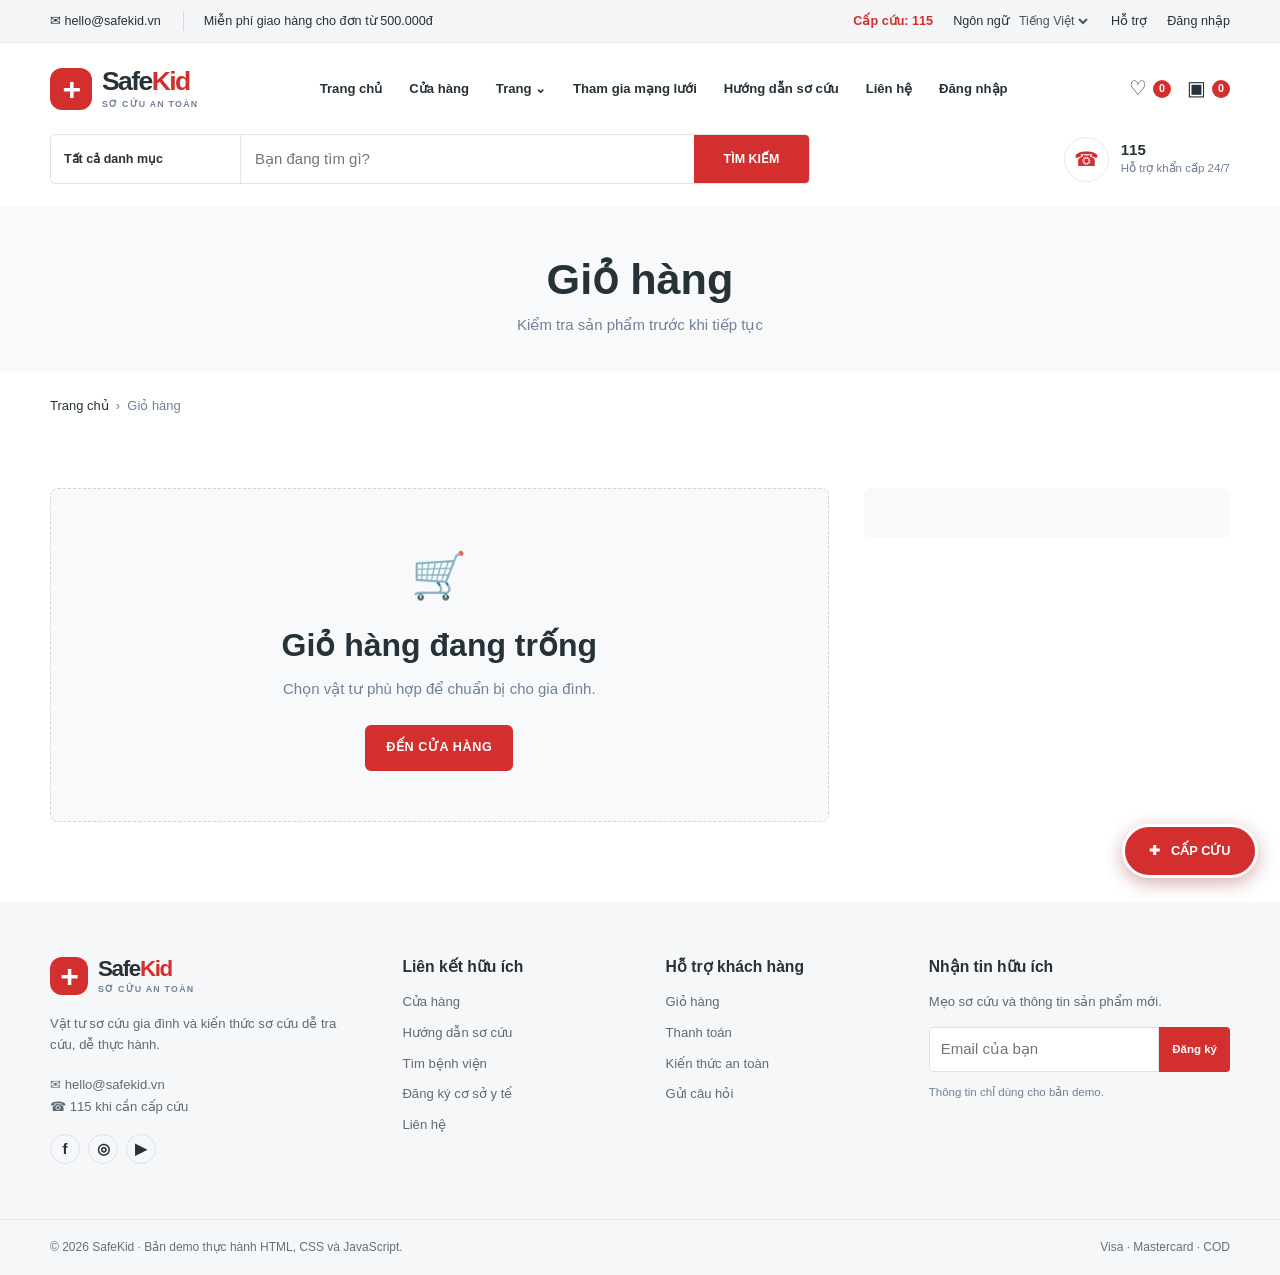
<file: 6651071052_LAB1/shoping-cart.html>
<!doctype html>
<html lang="vi">
<head>
  <meta charset="UTF-8"><meta name="viewport" content="width=device-width, initial-scale=1">
  <meta name="description" content="Xem và cập nhật giỏ hàng SafeKid.">
  <title>Giỏ hàng | SafeKid</title><link rel="stylesheet" href="Styles/main.css">
  <script defer src="Scripts/products.js"></script><script defer src="Scripts/guides.js"></script><script defer src="Scripts/hospitals.js"></script><script defer src="Scripts/app.js"></script>
</head>
<body data-page="cart">
  <header id="siteHeader"></header>
  <main><section class="page-title"><div class="container"><h1>Giỏ hàng</h1><p>Kiểm tra sản phẩm trước khi tiếp tục</p></div></section>
    <div class="container breadcrumb"><a href="index.html">Trang chủ</a> &nbsp;›&nbsp; Giỏ hàng</div>
    <div class="container cart-layout"><section data-cart-content></section><aside class="summary-card" data-cart-totals></aside></div>
  </main>
  <div id="siteFooter"></div><a class="emergency-fab" href="emergency.html" aria-label="Mở trang cấp cứu">✚ &nbsp; CẤP CỨU</a>
</body>
</html>
</file>
<file: 6651071052_LAB1/Styles/main.css>
:root {
  --red: #d32f2f;
  --red-dark: #ad2424;
  --ink: #263238;
  --muted: #718096;
  --line: #e7ebef;
  --pale-blue: #e3f2fd;
  --soft: #f7f9fb;
  --white: #fff;
  --shadow: 0 12px 35px rgba(32, 48, 62, .08);
  --radius: 12px;
}

* { box-sizing: border-box; }
html { scroll-behavior: smooth; }
body { margin: 0; color: var(--ink); background: #fff; font-family: Arial, "Roboto", sans-serif; font-size: 15px; line-height: 1.65; }
img { display: block; max-width: 100%; }
a { color: inherit; text-decoration: none; }
a:hover { color: var(--red); }
button, input, select, textarea { font: inherit; }
button, select { cursor: pointer; }
button:disabled { cursor: not-allowed; opacity: .58; }
h1, h2, h3, p { margin-top: 0; }
h1, h2, h3 { line-height: 1.25; }
h1 { font-size: clamp(2rem, 4vw, 3.25rem); }
h2 { font-size: clamp(1.5rem, 2.5vw, 2rem); }
h3 { font-size: 1.05rem; }
.container { width: min(1180px, calc(100% - 40px)); margin-inline: auto; }
.sr-only { position: absolute; width: 1px; height: 1px; padding: 0; overflow: hidden; clip: rect(0,0,0,0); white-space: nowrap; border: 0; }
.eyebrow { color: var(--red); font-size: .78rem; font-weight: 800; letter-spacing: .12em; text-transform: uppercase; }
.section { padding: 70px 0; }
.section-soft { background: var(--soft); }
.section-heading { display: flex; align-items: end; justify-content: space-between; gap: 20px; margin-bottom: 30px; }
.section-heading h2 { margin: 0; }
.section-heading p { max-width: 560px; margin: 0; color: var(--muted); }
.section-heading-centered { display: block; text-align: center; margin-inline: auto; max-width: 690px; }
.section-heading-centered .eyebrow { margin-bottom: 9px; }
.section-heading-centered h2 { margin-bottom: 12px; }
.button { display: inline-flex; min-height: 46px; align-items: center; justify-content: center; gap: 8px; padding: 11px 20px; border: 1px solid transparent; border-radius: 6px; font-size: .79rem; font-weight: 800; letter-spacing: .045em; transition: .2s ease; }
.button-primary { background: var(--red); color: #fff; }
.button-primary:hover, .button-danger:hover { background: var(--red-dark); color: #fff; transform: translateY(-1px); }
.button-outline { border-color: #d5dce2; background: #fff; color: var(--ink); }
.button-outline:hover { border-color: var(--red); color: var(--red); }
.button-soft { border-color: #c9e2f5; background: var(--pale-blue); color: #1d5e83; }
.button-danger { background: var(--red); color: #fff; }
.button-block { width: 100%; }
.text-link { display: inline-flex; align-items: center; gap: 7px; color: var(--red); font-size: .84rem; font-weight: 800; }
.fine-print, .source-note, .shipping-note { color: var(--muted); font-size: .82rem; }
.topbar { background: #f3f5f7; border-bottom: 1px solid #e8ebee; font-size: .79rem; }
.topbar-inner, .topbar-contact, .topbar-right { display: flex; align-items: center; }
.topbar-inner { min-height: 42px; justify-content: space-between; gap: 20px; }
.topbar-contact { gap: 22px; }
.topbar-right { gap: 20px; }
.topbar-contact span { border-left: 1px solid #d5d9dd; padding-left: 20px; }
.emergency-shortcut { color: var(--red); font-weight: 800; }
.language-switch { display: inline-flex; align-items: center; gap: 6px; }
.language-switch select { border: 0; background: transparent; color: #4a5560; font-size: .78rem; }
.header-main { min-height: 91px; display: flex; align-items: center; justify-content: space-between; gap: 25px; }
.brand { display: inline-flex; align-items: center; gap: 10px; flex-shrink: 0; color: var(--ink); font-size: 1.66rem; font-weight: 900; line-height: 1; letter-spacing: -.06em; }
.brand > span:last-child > span { color: var(--red); }
.brand small { display: block; margin-top: 5px; color: var(--muted); font-size: .55rem; font-weight: 700; letter-spacing: .14em; }
.brand-mark { display: grid; width: 42px; height: 42px; place-items: center; border-radius: 12px; background: var(--red); color: #fff; font-size: 2rem; line-height: 1; }
.main-nav { display: flex; align-items: center; gap: clamp(16px, 2.1vw, 29px); }
.main-nav > a, .nav-dropdown > a { display: block; padding: 12px 0; font-size: .82rem; font-weight: 800; }
.main-nav a.active, .main-nav > a:hover, .nav-dropdown > a:hover { color: var(--red); }
.nav-dropdown { position: relative; }
.dropdown-menu { position: absolute; z-index: 20; top: 100%; left: -12px; display: none; width: 205px; padding: 10px 0; border-top: 3px solid var(--red); background: #fff; box-shadow: var(--shadow); }
.nav-dropdown:hover .dropdown-menu, .nav-dropdown:focus-within .dropdown-menu { display: block; }
.dropdown-menu a { display: block; padding: 9px 16px; font-size: .8rem; }
.dropdown-menu a:hover { background: var(--soft); }
.header-actions { display: flex; align-items: center; gap: 16px; white-space: nowrap; }
.header-favorite, .header-cart { position: relative; display: flex; align-items: center; gap: 6px; font-size: 1.25rem; }
.header-favorite span, .cart-count { display: inline-grid; min-width: 18px; height: 18px; place-items: center; border-radius: 50%; background: var(--red); color: #fff; font-size: .67rem; font-weight: 800; }
.cart-total { display: none; color: var(--ink); font-size: .77rem; font-weight: 800; }
.menu-toggle { display: none; border: 0; background: transparent; color: var(--ink); font-size: 1.8rem; }
.search-strip { display: flex; align-items: center; justify-content: space-between; gap: 24px; padding: 0 0 22px; }
.site-search { display: flex; width: min(760px, 100%); min-height: 50px; border: 1px solid #dfe4e8; border-radius: 5px; }
.search-category { position: relative; display: flex; min-width: 190px; align-items: center; justify-content: space-between; padding: 0 13px; border-right: 1px solid #e2e6e9; font-size: .78rem; font-weight: 800; }
.search-category select { position: absolute; inset: 0; width: 100%; opacity: 0; }
.site-search input { min-width: 0; flex: 1; padding: 0 14px; border: 0; outline: 0; }
.site-search button { min-width: 115px; border: 0; border-radius: 0 4px 4px 0; background: var(--red); color: #fff; font-size: .78rem; font-weight: 800; }
.support-call { display: flex; align-items: center; gap: 12px; }
.support-icon { display: grid; width: 45px; height: 45px; place-items: center; border: 1px solid var(--line); border-radius: 50%; color: var(--red); font-size: 1.25rem; }
.support-call strong, .support-call small { display: block; }
.support-call strong { line-height: 1.2; }
.support-call small { color: var(--muted); font-size: .72rem; }

.hero { display: grid; grid-template-columns: 250px 1fr; gap: 25px; padding-top: 8px; }
.hero-categories { border: 1px solid var(--line); border-radius: 7px; overflow: hidden; }
.hero-categories h2 { margin: 0; padding: 16px 18px; background: var(--red); color: #fff; font-size: .94rem; }
.hero-categories a { display: block; padding: 10px 18px; border-bottom: 1px solid #eef0f2; font-size: .82rem; }
.hero-categories a:last-child { border-bottom: 0; }
.hero-categories a:hover { padding-left: 23px; color: var(--red); }
.hero-banner { position: relative; display: flex; min-height: 440px; align-items: center; overflow: hidden; padding: 50px 7%; border-radius: 8px; background: linear-gradient(110deg, #f8fbfd 0%, #e8f4fc 57%, #d7ecf8 100%); }
.hero-banner::before, .hero-banner::after { position: absolute; border-radius: 50%; content: ""; }
.hero-banner::before { width: 360px; height: 360px; right: 7%; top: 35px; border: 1px solid rgba(211,47,47,.16); box-shadow: 0 0 0 28px rgba(255,255,255,.32), 0 0 0 58px rgba(255,255,255,.25); }
.hero-illustration { position: absolute; z-index: 1; right: 14%; top: 50%; display: grid; width: 250px; height: 250px; place-items: center; transform: translateY(-50%); border: 14px solid rgba(255,255,255,.6); border-radius: 38%; background: #fff; box-shadow: var(--shadow); color: var(--red); font-size: 7rem; }
.hero-content { position: relative; z-index: 2; max-width: 490px; }
.hero-content .eyebrow { margin-bottom: 13px; }
.hero-content h1 { margin-bottom: 14px; font-size: clamp(2.2rem, 4.2vw, 3.75rem); }
.hero-content p { max-width: 420px; margin-bottom: 22px; color: #596975; }
.hero-content .button { margin-right: 8px; }
.hero-note { display: block; margin-top: 15px; color: var(--muted); font-size: .76rem; }
.category-grid { display: grid; grid-template-columns: repeat(4, 1fr); gap: 16px; }
.category-carousel-track { display: flex; gap: 16px; overflow-x: auto; padding-bottom: 8px; scroll-snap-type: x mandatory; scrollbar-color: #d3dce2 transparent; scrollbar-width: thin; }
.category-carousel-track .category-tile { flex: 0 0 calc((100% - 48px) / 4); scroll-snap-align: start; }
.carousel-controls { display: flex; gap: 8px; }
.carousel-controls button { display: grid; width: 38px; height: 38px; place-items: center; border: 1px solid var(--line); border-radius: 50%; background: #fff; color: var(--ink); }
.carousel-controls button:hover { border-color: var(--red); color: var(--red); }
.category-tile { display: flex; min-height: 115px; align-items: center; gap: 15px; padding: 20px; border: 1px solid var(--line); border-radius: 8px; transition: .2s ease; }
.category-tile:hover { border-color: #f0b5b5; box-shadow: var(--shadow); transform: translateY(-3px); }
.category-emoji { font-size: 2.1rem; }
.category-tile strong, .category-tile small { display: block; }
.category-tile strong { font-size: .88rem; }
.category-tile small { margin-top: 3px; color: var(--muted); font-size: .75rem; }
.filter-tabs { display: flex; flex-wrap: wrap; gap: 8px; margin: 0 0 24px; }
.filter-tabs button { padding: 8px 14px; border: 1px solid transparent; border-radius: 24px; background: transparent; color: #596975; font-size: .8rem; }
.filter-tabs button:hover, .filter-tabs button.active { border-color: #f0bcbc; background: #fff5f5; color: var(--red); font-weight: 800; }
.product-grid { display: grid; grid-template-columns: repeat(4, minmax(0, 1fr)); gap: 22px; }
.product-grid-small { grid-template-columns: repeat(3, minmax(0, 1fr)); margin: 20px 0; }
.product-card { position: relative; min-width: 0; overflow: hidden; border: 1px solid var(--line); border-radius: 8px; background: #fff; transition: .2s ease; }
.product-card:hover { border-color: #d5dfe6; box-shadow: var(--shadow); transform: translateY(-3px); }
.product-image { position: relative; display: block; aspect-ratio: 1.3; overflow: hidden; background: var(--pale-blue); }
.product-image img { width: 100%; height: 100%; object-fit: cover; transition: transform .3s ease; }
.product-card:hover .product-image img { transform: scale(1.04); }
.product-badge { position: absolute; top: 12px; left: 12px; padding: 4px 9px; border-radius: 3px; background: #fff; color: var(--red); font-size: .67rem; font-weight: 800; }
.product-actions { position: absolute; top: 46%; left: 0; display: flex; width: 100%; justify-content: center; gap: 9px; opacity: 0; transform: translateY(10px); transition: .2s ease; }
.product-card:hover .product-actions, .product-card:focus-within .product-actions { opacity: 1; transform: translateY(0); }
.icon-action { display: grid; width: 38px; height: 38px; place-items: center; border: 0; border-radius: 50%; background: #fff; color: var(--ink); box-shadow: 0 4px 12px rgba(0,0,0,.1); font-size: 1.1rem; }
.icon-action:hover, .icon-action.is-favorite { background: var(--red); color: #fff; }
.product-info { padding: 15px 16px 18px; text-align: center; }
.product-category, .product-meta { margin: 0 0 5px; color: var(--muted); font-size: .72rem; }
.product-info h3 { min-height: 42px; margin: 0 0 3px; font-size: .9rem; }
.product-info strong { display: block; margin-top: 8px; color: var(--red); font-size: 1rem; }
.banner-row { display: grid; grid-template-columns: repeat(2, 1fr); gap: 22px; }
.promo-banner { display: flex; min-height: 205px; align-items: center; justify-content: space-between; gap: 20px; padding: 25px 32px; border-radius: 8px; background: var(--pale-blue); }
.promo-banner:nth-child(2) { background: #fff3f1; }
.promo-banner h3 { max-width: 270px; margin-bottom: 8px; font-size: 1.3rem; }
.promo-banner p { margin: 0 0 14px; color: var(--muted); font-size: .85rem; }
.promo-art { font-size: 4.5rem; }
.triple-columns { display: grid; grid-template-columns: repeat(3, 1fr); gap: 26px; }
.mini-list h3 { padding-bottom: 13px; border-bottom: 2px solid var(--red); }
.mini-product { display: flex; align-items: center; gap: 12px; padding: 12px 0; border-bottom: 1px solid var(--line); }
.mini-product img { width: 68px; height: 62px; border-radius: 6px; object-fit: cover; }
.mini-product strong, .mini-product small { display: block; }
.mini-product strong { font-size: .83rem; }
.mini-product small { color: var(--red); font-weight: 800; }
.guide-grid { display: grid; grid-template-columns: repeat(3, minmax(0, 1fr)); gap: 23px; }
.guide-card { overflow: hidden; border: 1px solid var(--line); border-radius: 8px; background: #fff; transition: .2s ease; }
.guide-card:hover { box-shadow: var(--shadow); transform: translateY(-3px); }
.guide-image { position: relative; display: block; aspect-ratio: 1.75; overflow: hidden; background: var(--pale-blue); }
.guide-image img { width: 100%; height: 100%; object-fit: cover; }
.guide-emoji { position: absolute; inset: 0; display: grid; place-items: center; font-size: 4rem; }
.guide-info { padding: 18px; }
.guide-meta { margin-bottom: 8px; color: var(--red); font-size: .74rem; font-weight: 800; }
.guide-meta span { margin: 0 6px; color: #b7c1c9; }
.guide-info h3 { margin-bottom: 8px; font-size: 1.03rem; }
.guide-info > p:not(.guide-meta) { min-height: 50px; margin-bottom: 14px; color: var(--muted); font-size: .83rem; }
.newsletter-cta { padding: 54px 0; background: var(--red); color: #fff; }
.newsletter-cta .container { display: flex; align-items: center; justify-content: space-between; gap: 25px; }
.newsletter-cta h2 { margin: 0; }
.newsletter-cta p { margin: 7px 0 0; color: rgba(255,255,255,.8); }

.breadcrumb { padding: 22px 0; color: var(--muted); font-size: .81rem; }
.breadcrumb a { color: var(--ink); }
.page-title { padding: 46px 0 35px; background: var(--soft); text-align: center; }
.page-title h1 { margin: 0 0 7px; font-size: clamp(2rem, 4vw, 2.7rem); }
.page-title p { margin: 0; color: var(--muted); }
.shop-layout { display: grid; grid-template-columns: 255px 1fr; gap: 33px; padding-block: 48px 75px; }
.sidebar-section { margin-bottom: 31px; }
.sidebar-section h2 { padding-bottom: 10px; border-bottom: 1px solid var(--line); font-size: 1.1rem; }
.category-list { display: grid; gap: 8px; }
.category-list button { display: flex; justify-content: space-between; padding: 3px 0; border: 0; background: transparent; color: #55616a; text-align: left; font-size: .85rem; }
.category-list button:hover { color: var(--red); }
.filter-range { display: grid; gap: 9px; }
.filter-range input { width: 100%; accent-color: var(--red); }
.range-labels { display: flex; justify-content: space-between; color: var(--muted); font-size: .75rem; }
.filter-select, .sort-select { width: 100%; padding: 10px 12px; border: 1px solid #dce2e7; border-radius: 4px; background: #fff; }
.shop-toolbar { display: flex; align-items: center; justify-content: space-between; gap: 15px; margin-bottom: 23px; padding: 12px 15px; background: var(--soft); }
.shop-toolbar p { margin: 0; color: var(--muted); font-size: .82rem; }
.sort-wrap { display: flex; align-items: center; gap: 8px; font-size: .8rem; }
.sort-select { width: auto; min-width: 165px; padding: 7px 10px; }
.latest-item { display: flex; gap: 11px; margin: 13px 0; }
.latest-item img { width: 65px; height: 60px; border-radius: 5px; object-fit: cover; }
.latest-item strong, .latest-item small { display: block; }
.latest-item strong { font-size: .78rem; }
.latest-item small { color: var(--red); font-size: .75rem; }
.pagination { display: flex; justify-content: center; gap: 8px; margin-top: 35px; }
.pagination a { display: grid; width: 38px; height: 38px; place-items: center; border: 1px solid var(--line); border-radius: 50%; font-size: .82rem; }
.pagination a.active, .pagination a:hover { border-color: var(--red); background: var(--red); color: #fff; }
.empty-state { grid-column: 1 / -1; padding: 50px 25px; border: 1px dashed #cfd7dd; border-radius: 8px; background: var(--soft); text-align: center; }
.empty-state > span { font-size: 2.8rem; }
.empty-state h2 { margin: 12px 0; }
.empty-state p { color: var(--muted); }
.empty-state .button { margin-top: 8px; }
.product-detail-layout { display: grid; grid-template-columns: 1fr 1fr; gap: 50px; padding-block: 55px; }
.detail-photo > img { width: 100%; border-radius: 9px; background: var(--pale-blue); }
.detail-thumbs { display: flex; gap: 12px; margin-top: 12px; }
.detail-thumbs img { width: 90px; border: 1px solid var(--line); border-radius: 6px; }
.detail-copy h1 { margin: 5px 0 9px; font-size: clamp(1.8rem, 3vw, 2.5rem); }
.rating { color: #f2a900; }
.rating span { color: var(--muted); font-size: .8rem; }
.detail-price { margin: 14px 0; color: var(--red); font-size: 1.55rem; font-weight: 900; }
.detail-copy > p:not(.eyebrow):not(.rating):not(.detail-price) { color: #5d6972; }
.check-list { padding-left: 20px; color: #56636d; }
.check-list li { margin: 7px 0; }
.buy-row { display: flex; align-items: end; flex-wrap: wrap; gap: 10px; margin: 23px 0; }
.buy-row label { display: grid; gap: 4px; color: var(--muted); font-size: .75rem; }
.buy-row input, .quantity-input { width: 72px; min-height: 44px; padding: 8px; border: 1px solid #dce2e7; border-radius: 4px; text-align: center; }
.detail-facts { padding-top: 14px; border-top: 1px solid var(--line); color: var(--muted); font-size: .82rem; }
.detail-facts p { margin: 6px 0; }
.tabs { display: flex; gap: 25px; border-bottom: 1px solid var(--line); }
.tabs button { padding: 12px 0; border: 0; border-bottom: 2px solid transparent; background: transparent; font-weight: 800; }
.tabs button.active { border-color: var(--red); color: var(--red); }
.tab-panel { padding: 25px 0; color: #596975; }
.related-section { padding-bottom: 70px; }

.cart-layout, .checkout-layout { display: grid; grid-template-columns: minmax(0, 1.7fr) minmax(290px, .8fr); gap: 35px; padding-block: 50px 80px; }
.table-wrap { width: 100%; overflow-x: auto; }
.cart-table { width: 100%; border-collapse: collapse; text-align: left; }
.cart-table th { padding: 14px 10px; border-bottom: 2px solid var(--ink); font-size: .76rem; text-transform: uppercase; }
.cart-table td { padding: 16px 10px; border-bottom: 1px solid var(--line); font-size: .82rem; white-space: nowrap; }
.cart-product { display: flex; min-width: 230px; align-items: center; gap: 12px; white-space: normal !important; }
.cart-product img { width: 65px; height: 55px; border-radius: 5px; object-fit: cover; }
.cart-product a { font-weight: 800; }
.cart-product small { display: block; color: var(--muted); }
.remove-item { border: 0; background: transparent; color: #89949c; font-size: 1.5rem; }
.remove-item:hover { color: var(--red); }
.cart-toolbar { display: flex; align-items: center; justify-content: space-between; gap: 12px; margin-top: 20px; }
.summary-card { align-self: start; padding: 25px; border-radius: 7px; background: var(--soft); }
.summary-card h2 { margin-bottom: 20px; font-size: 1.25rem; }
.coupon-form { margin-bottom: 18px; }
.coupon-form label { display: block; margin-bottom: 7px; font-size: .8rem; font-weight: 800; }
.coupon-form > div { display: flex; gap: 6px; }
.coupon-form input { width: 100%; min-width: 0; padding: 10px; border: 1px solid #dce2e7; border-radius: 4px; }
.coupon-form .button { padding-inline: 12px; white-space: nowrap; }
.coupon-form small { display: block; margin-top: 7px; color: var(--muted); font-size: .73rem; }
.total-line { display: flex; justify-content: space-between; gap: 12px; padding: 11px 0; border-top: 1px solid var(--line); font-size: .85rem; }
.total-line strong { white-space: nowrap; }
.total-final { margin: 5px 0 18px; border-top: 1px solid #cdd5db; font-size: 1rem; }
.total-final strong { color: var(--red); font-size: 1.1rem; }
.discount-line strong { color: #16835d; }
.form-section h2 { margin-bottom: 19px; }
.form-grid { display: grid; grid-template-columns: repeat(2, 1fr); gap: 15px; }
.form-field { display: grid; gap: 6px; margin-bottom: 15px; }
.form-field.full { grid-column: 1 / -1; }
.form-field label { font-size: .8rem; font-weight: 800; }
.form-field input, .form-field select, .form-field textarea { width: 100%; min-height: 44px; padding: 10px 12px; border: 1px solid #dce2e7; border-radius: 4px; background: #fff; }
.form-field textarea { min-height: 110px; resize: vertical; }
.form-field input:focus, .form-field textarea:focus, .form-field select:focus { border-color: #98bed6; outline: 3px solid rgba(227,242,253,.8); }
.order-lines { margin-bottom: 12px; }
.order-lines > div { display: flex; justify-content: space-between; gap: 12px; padding: 10px 0; border-bottom: 1px solid var(--line); font-size: .8rem; }
.order-lines b { color: var(--muted); }
.payment-options { margin: 16px 0; }
.payment-options label { display: flex; align-items: flex-start; gap: 10px; margin: 12px 0; font-size: .82rem; }
.payment-options input { margin-top: 5px; accent-color: var(--red); }
.success-message { margin-bottom: 18px; padding: 15px; border: 1px solid #b6e2cb; border-radius: 6px; background: #edfbf3; color: #17613c; }
[hidden] { display: none !important; }

.blog-layout { display: grid; grid-template-columns: 260px 1fr; gap: 35px; padding-block: 48px 75px; }
.blog-sidebar .form-field { margin-bottom: 22px; }
.blog-sidebar h2 { margin-top: 27px; padding-bottom: 10px; border-bottom: 1px solid var(--line); font-size: 1.05rem; }
.blog-category-count { display: flex; justify-content: space-between; padding: 7px 0; color: #5c6973; font-size: .83rem; }
.blog-category-count span:last-child { color: #a2abb2; }
.guide-filter-row { display: flex; flex-wrap: wrap; gap: 10px; margin: 0 0 22px; }
.guide-filter-row .form-field { flex: 1; min-width: 170px; margin: 0; }
.guide-detail { max-width: 900px; margin: auto; padding: 48px 20px 75px; }
.guide-detail-head { max-width: 730px; margin: 0 auto 28px; text-align: center; }
.guide-detail-head h1 { margin-bottom: 12px; font-size: clamp(2rem, 4vw, 2.8rem); }
.guide-detail-head > p:last-child { color: var(--muted); }
.guide-detail-image { position: relative; margin-bottom: 32px; overflow: hidden; border-radius: 10px; background: var(--pale-blue); }
.guide-detail-image img { width: 100%; max-height: 410px; object-fit: cover; }
.guide-detail-image span { position: absolute; inset: 0; display: grid; place-items: center; font-size: 6rem; }
.audio-panel { display: flex; align-items: center; gap: 10px; margin: 20px 0 28px; padding: 16px; border: 1px solid var(--line); border-radius: 7px; }
.audio-panel > div { flex: 1; }
.audio-panel strong, .audio-panel small { display: block; }
.audio-panel small { color: var(--muted); font-size: .75rem; }
.guide-audio { width: min(300px, 100%); }
.step-list { display: grid; gap: 14px; padding-left: 25px; counter-reset: item; list-style: none; }
.step-list li { position: relative; padding: 15px 16px 15px 57px; border: 1px solid var(--line); border-radius: 7px; counter-increment: item; }
.step-list li::before { position: absolute; top: 13px; left: 14px; display: grid; width: 30px; height: 30px; place-items: center; border-radius: 50%; background: var(--red); color: #fff; content: counter(item); font-weight: 800; }
.alert-box { margin: 25px 0; padding: 22px 24px; border-radius: 7px; }
.alert-box h2 { margin-bottom: 10px; font-size: 1.2rem; }
.alert-danger { border-left: 4px solid var(--red); background: #fff1f0; }
.alert-blue { border-left: 4px solid #4d9ac8; background: var(--pale-blue); }
.alert-box ul { margin-bottom: 0; padding-left: 20px; }
.alert-box p { margin-bottom: 14px; }
.source-note { margin-top: 25px; padding: 15px; border-top: 1px solid var(--line); }
.source-note a { color: var(--red); text-decoration: underline; }

.contact-cards { display: grid; grid-template-columns: repeat(4, 1fr); gap: 16px; padding-block: 45px; }
.contact-card { padding: 22px 18px; border: 1px solid var(--line); border-radius: 7px; text-align: center; }
.contact-card > span { display: block; margin-bottom: 10px; color: var(--red); font-size: 1.7rem; }
.contact-card h3 { margin-bottom: 5px; }
.contact-card p { margin: 0; color: var(--muted); font-size: .82rem; }
.contact-layout { display: grid; grid-template-columns: 1fr 1fr; gap: 35px; padding-bottom: 70px; }
.map-frame { width: 100%; min-height: 360px; border: 0; border-radius: 8px; background: var(--pale-blue); }
.contact-form-card { padding: 28px; border: 1px solid var(--line); border-radius: 8px; }
.contact-form-card h2 { margin-bottom: 20px; }

.emergency-page { padding: 36px 0 70px; }
.emergency-intro { display: grid; grid-template-columns: 1fr auto; align-items: center; gap: 25px; margin-bottom: 26px; padding: 26px; border-radius: 10px; background: #fff3f2; }
.emergency-intro h1 { margin: 0 0 8px; font-size: clamp(2rem, 3.8vw, 3rem); }
.emergency-intro p { margin: 0; color: #5e6870; }
.call-115 { display: inline-flex; min-width: 190px; min-height: 70px; align-items: center; justify-content: center; gap: 12px; border-radius: 8px; background: var(--red); color: #fff; font-size: 1.35rem; font-weight: 900; box-shadow: 0 8px 20px rgba(211,47,47,.22); }
.call-115:hover { background: var(--red-dark); color: #fff; }
.gps-panel { margin-bottom: 25px; padding: 23px; border: 1px solid var(--line); border-radius: 8px; }
.gps-panel h2 { margin-bottom: 7px; font-size: 1.25rem; }
.gps-panel > p { margin-bottom: 12px; color: var(--muted); }
.gps-panel .button { margin-right: 8px; }
.manual-location { margin-top: 17px; }
.manual-location .form-field { max-width: 350px; }
.hospital-list { display: grid; gap: 13px; margin-top: 18px; }
.hospital-card { display: flex; gap: 16px; padding: 19px; border: 1px solid var(--line); border-radius: 8px; }
.hospital-icon { display: grid; width: 45px; height: 45px; flex: 0 0 45px; place-items: center; border-radius: 50%; background: #fff0ef; color: var(--red); font-size: 1.55rem; }
.hospital-info { flex: 1; min-width: 0; }
.hospital-title { display: flex; align-items: flex-start; justify-content: space-between; gap: 15px; }
.hospital-title h3 { margin: 0; }
.hospital-distance { color: var(--red); font-size: .82rem; font-weight: 900; white-space: nowrap; }
.hospital-info > p { margin: 5px 0 12px; color: var(--muted); font-size: .82rem; }
.hospital-actions { display: flex; flex-wrap: wrap; gap: 8px; }
.hospital-actions .button { min-height: 38px; padding: 8px 12px; font-size: .71rem; }
.share-location-row { display: flex; align-items: center; gap: 12px; margin-top: 13px; font-size: .84rem; }
.waiting-box { margin-top: 30px; padding: 25px; border-radius: 8px; background: var(--pale-blue); }
.waiting-box h2 { font-size: 1.25rem; }
.waiting-box ol { margin-bottom: 10px; padding-left: 21px; }
.waiting-links { display: flex; flex-wrap: wrap; gap: 12px; }
.emergency-disclaimer { margin: 19px 0 0; color: var(--muted); font-size: .78rem; }
.hospital-source { display: inline-flex; align-items: center; padding: 6px 2px; color: #60717c; font-size: .72rem; text-decoration: underline; }
.campaign-cta { display: flex; align-items: center; justify-content: space-between; gap: 25px; margin: 28px 0; padding: 23px; border: 1px solid #cfe2ef; border-radius: 9px; background: var(--pale-blue); }
.campaign-cta h2 { margin: 0 0 7px; font-size: 1.25rem; }
.campaign-cta p { margin: 0 0 7px; color: #566875; }
.campaign-cta .eyebrow { color: #1d5e83; }
.campaign-intro { padding-block: 34px 70px; }
.campaign-callout { display: flex; align-items: center; justify-content: space-between; gap: 25px; margin-bottom: 27px; padding: 25px; border-radius: 9px; background: #fff3f2; }
.campaign-callout h2 { max-width: 720px; margin: 0 0 9px; font-size: clamp(1.3rem, 3vw, 1.9rem); }
.campaign-callout p:last-child { max-width: 740px; margin: 0; color: #58656e; }
.campaign-callout .eyebrow { margin-bottom: 8px; }
.campaign-grid { display: grid; grid-template-columns: minmax(0, 1.35fr) minmax(280px, .8fr); gap: 28px; align-items: start; }
.campaign-form-card, .campaign-aside { padding: 25px; border: 1px solid var(--line); border-radius: 9px; background: #fff; }
.campaign-form-card h2, .campaign-aside h2 { margin-bottom: 10px; font-size: 1.35rem; }
.campaign-warning { margin: 16px 0 22px; padding: 14px 16px; border-left: 4px solid #d88a21; border-radius: 4px; background: #fff8e9; color: #604d31; font-size: .82rem; }
.consent-check { display: flex; align-items: flex-start; gap: 10px; margin: 8px 0 19px; font-size: .8rem; }
.consent-check input { flex: 0 0 auto; margin-top: 5px; accent-color: var(--red); }
.campaign-steps { display: grid; gap: 14px; margin: 18px 0 25px; padding-left: 24px; }
.campaign-steps li { padding-left: 5px; }
.campaign-steps strong, .campaign-steps span { display: block; }
.campaign-steps span { color: var(--muted); font-size: .82rem; }
.provider-drafts { display: grid; gap: 11px; }
.provider-draft { display: flex; align-items: flex-start; justify-content: space-between; gap: 12px; padding: 13px; border: 1px solid var(--line); border-radius: 7px; }
.provider-draft h3 { margin: 7px 0 3px; font-size: .9rem; }
.provider-draft p, .provider-draft small { display: block; margin: 0; color: var(--muted); font-size: .76rem; }
.provider-draft .button { min-height: 34px; padding: 6px 9px; font-size: .68rem; }
.status-pending { display: inline-block; padding: 3px 7px; border-radius: 10px; background: #fff4dc; color: #785718; font-size: .66rem; font-weight: 800; }

.site-footer { background: #f5f7f9; }
.footer-grid { display: grid; grid-template-columns: 1.4fr 1fr 1fr 1.35fr; gap: 40px; padding-block: 55px; }
.footer-grid h3 { margin-bottom: 15px; font-size: .98rem; }
.footer-grid > div:not(.footer-about) > a { display: block; margin: 9px 0; color: #5f6b74; font-size: .82rem; }
.footer-about > p { margin: 18px 0 0; color: #5f6b74; font-size: .82rem; }
.footer-about .brand { font-size: 1.4rem; }
.footer-about .brand-mark { width: 38px; height: 38px; }
.newsletter p { color: #5f6b74; font-size: .82rem; }
.newsletter form { display: flex; min-height: 45px; margin: 14px 0 7px; }
.newsletter input { min-width: 0; flex: 1; padding: 9px 11px; border: 1px solid #dce2e7; border-radius: 4px 0 0 4px; }
.newsletter button { padding: 0 13px; border: 0; border-radius: 0 4px 4px 0; background: var(--red); color: #fff; font-size: .72rem; font-weight: 800; }
.newsletter small { color: var(--muted); font-size: .72rem; }
.social-links { display: flex; gap: 8px; margin-top: 17px; }
.social-links a { display: grid; width: 30px; height: 30px; place-items: center; border: 1px solid #dce2e7; border-radius: 50%; font-weight: 800; }
.footer-bottom { border-top: 1px solid #e2e7ea; }
.footer-bottom .container { display: flex; min-height: 55px; align-items: center; justify-content: space-between; gap: 20px; color: #65717a; font-size: .75rem; }
.emergency-fab { position: fixed; z-index: 30; right: 22px; bottom: 22px; display: inline-flex; min-width: 136px; min-height: 54px; align-items: center; justify-content: center; gap: 8px; border: 3px solid #fff; border-radius: 40px; background: var(--red); color: #fff; box-shadow: 0 5px 18px rgba(140,24,24,.35); font-size: .8rem; font-weight: 900; animation: pulse 2s infinite; }
.emergency-fab:hover { background: var(--red-dark); color: #fff; }
@keyframes pulse { 0%, 100% { box-shadow: 0 0 0 0 rgba(211,47,47,.34), 0 5px 18px rgba(140,24,24,.3); } 50% { box-shadow: 0 0 0 9px rgba(211,47,47,0), 0 5px 18px rgba(140,24,24,.3); } }
.toast-message { position: fixed; z-index: 100; right: 22px; bottom: 91px; max-width: min(380px, calc(100% - 35px)); padding: 13px 17px; border-radius: 6px; background: var(--ink); color: #fff; box-shadow: var(--shadow); opacity: 0; pointer-events: none; transform: translateY(8px); transition: .2s ease; }
.toast-message.is-visible { opacity: 1; transform: translateY(0); }

@media (max-width: 1000px) {
  .main-nav { gap: 14px; }
  .main-nav > a, .nav-dropdown > a { font-size: .77rem; }
  .product-grid { grid-template-columns: repeat(3, minmax(0, 1fr)); }
  .product-grid-small { grid-template-columns: repeat(2, minmax(0, 1fr)); }
  .hero { grid-template-columns: 215px 1fr; }
  .hero-illustration { right: 6%; width: 205px; height: 205px; font-size: 5.8rem; }
  .footer-grid { grid-template-columns: repeat(2, 1fr); }
  .contact-cards { grid-template-columns: repeat(2, 1fr); }
}
@media (max-width: 760px) {
  .container { width: min(100% - 30px, 600px); }
  .topbar-inner { justify-content: center; padding: 8px 0; }
  .topbar-contact { display: none; }
  .topbar-right { width: 100%; justify-content: space-between; gap: 8px; }
  .header-main { min-height: 72px; gap: 12px; }
  .brand { font-size: 1.42rem; }
  .brand-mark { width: 37px; height: 37px; }
  .menu-toggle { display: block; order: 3; }
  .header-actions { margin-left: auto; gap: 10px; }
  .cart-total { display: inline; }
  .main-nav { position: fixed; z-index: 60; top: 0; bottom: 0; left: 0; display: flex; width: min(310px, 82vw); align-items: stretch; flex-direction: column; gap: 0; padding: 84px 23px 25px; background: #fff; box-shadow: 12px 0 30px rgba(20,35,48,.15); transform: translateX(-110%); transition: transform .25s ease; }
  .main-nav.is-open { transform: translateX(0); }
  .main-nav > a, .nav-dropdown > a { padding: 13px 0; border-bottom: 1px solid var(--line); font-size: .95rem; }
  .dropdown-menu { position: static; display: block; width: auto; padding: 0 0 0 12px; border: 0; box-shadow: none; }
  .dropdown-menu a { padding: 7px 10px; color: #5b6770; }
  .search-strip { gap: 0; padding-bottom: 16px; }
  .support-call { display: none; }
  .site-search { min-height: 46px; }
  .search-category { min-width: auto; width: 46px; justify-content: center; overflow: hidden; padding: 0; font-size: 0; }
  .search-category span { display: none; }
  .search-category::after { content: "☷"; font-size: 1.2rem; }
  .site-search button { min-width: 86px; font-size: .68rem; }
  .hero { grid-template-columns: 1fr; gap: 14px; }
  .hero-categories { display: grid; grid-template-columns: repeat(2, 1fr); }
  .hero-categories h2 { grid-column: 1 / -1; }
  .hero-categories a { padding: 8px 12px; font-size: .75rem; }
  .hero-categories a:last-child { display: none; }
  .hero-banner { min-height: 390px; padding: 30px 25px; }
  .hero-content { max-width: 70%; }
  .hero-content h1 { font-size: clamp(2rem, 8vw, 2.9rem); }
  .hero-illustration { right: -20px; top: 60%; width: 150px; height: 150px; border-width: 8px; font-size: 4.2rem; opacity: .72; }
  .category-grid { grid-template-columns: repeat(2, 1fr); gap: 10px; }
  .category-carousel-track { gap: 10px; }
  .category-carousel-track .category-tile { flex-basis: 76%; }
  .category-tile { min-height: 90px; gap: 9px; padding: 13px 10px; }
  .category-emoji { font-size: 1.6rem; }
  .category-tile strong { font-size: .75rem; }
  .category-tile small { font-size: .66rem; }
  .section { padding: 50px 0; }
  .section-heading { align-items: flex-start; flex-direction: column; gap: 9px; }
  .product-grid { grid-template-columns: repeat(2, minmax(0, 1fr)); gap: 12px; }
  .product-info { padding: 12px 9px; }
  .product-info h3 { min-height: 43px; font-size: .78rem; }
  .product-info strong { font-size: .88rem; }
  .product-category, .product-meta { font-size: .65rem; }
  .product-actions { top: 38%; opacity: 1; transform: none; }
  .icon-action { width: 32px; height: 32px; }
  .banner-row, .triple-columns, .guide-grid { grid-template-columns: 1fr; }
  .promo-banner { min-height: 170px; padding: 20px; }
  .promo-art { font-size: 3.4rem; }
  .newsletter-cta .container { align-items: flex-start; flex-direction: column; }
  .shop-layout, .blog-layout { grid-template-columns: 1fr; gap: 25px; padding-block: 30px 55px; }
  .shop-sidebar { display: grid; grid-template-columns: repeat(2, minmax(0, 1fr)); gap: 17px; }
  .sidebar-section { margin-bottom: 8px; }
  .latest-products-sidebar { display: none; }
  .shop-toolbar { align-items: flex-start; flex-direction: column; }
  .sort-wrap { width: 100%; justify-content: space-between; }
  .sort-select { flex: 1; }
  .product-detail-layout { grid-template-columns: 1fr; gap: 25px; padding-block: 30px; }
  .product-grid-small { grid-template-columns: repeat(2, minmax(0, 1fr)); }
  .cart-layout, .checkout-layout { grid-template-columns: 1fr; gap: 25px; padding-block: 30px 55px; }
  .cart-toolbar { align-items: flex-start; flex-direction: column; }
  .cart-toolbar .button { width: 100%; }
  .guide-filter-row { flex-direction: column; }
  .guide-detail { padding: 35px 15px 55px; }
  .audio-panel { align-items: flex-start; flex-wrap: wrap; }
  .audio-panel > div { flex-basis: 100%; }
  .audio-panel .button { flex: 1; padding-inline: 9px; font-size: .68rem; }
  .guide-audio { width: 100%; }
  .contact-cards { gap: 10px; padding-block: 25px; }
  .contact-card { padding: 15px 9px; }
  .contact-card h3 { font-size: .87rem; }
  .contact-card p { font-size: .72rem; overflow-wrap: anywhere; }
  .contact-layout { grid-template-columns: 1fr; padding-bottom: 50px; }
  .map-frame { min-height: 280px; }
  .emergency-intro { grid-template-columns: 1fr; padding: 20px; }
  .campaign-cta, .campaign-callout { align-items: flex-start; flex-direction: column; }
  .campaign-grid { grid-template-columns: 1fr; }
  .campaign-form-card, .campaign-aside { padding: 19px; }
  .call-115 { min-height: 60px; }
  .hospital-card { padding: 14px; }
  .hospital-actions .button { flex: 1 1 40%; }
  .footer-grid { grid-template-columns: 1fr 1fr; gap: 25px 18px; padding-block: 40px; }
  .footer-grid h3 { font-size: .88rem; }
  .footer-bottom .container { align-items: flex-start; flex-direction: column; justify-content: center; gap: 3px; padding-block: 12px; }
  .emergency-fab { right: 12px; bottom: 12px; min-width: 120px; min-height: 48px; }
  .toast-message { right: 12px; bottom: 72px; }
}
@media (max-width: 420px) {
  .container { width: calc(100% - 24px); }
  .header-actions { gap: 7px; }
  .header-cart { font-size: 1.05rem; }
  .cart-count { min-width: 16px; height: 16px; font-size: .6rem; }
  .site-search button { min-width: 72px; font-size: .62rem; }
  .hero-content { max-width: 78%; }
  .hero-banner { min-height: 360px; }
  .hero-illustration { right: -45px; width: 130px; height: 130px; font-size: 3.5rem; }
  .contact-cards { grid-template-columns: repeat(2, 1fr); }
  .shop-sidebar { grid-template-columns: 1fr; }
  .form-grid { grid-template-columns: 1fr; gap: 0; }
  .hospital-title { flex-direction: column; gap: 5px; }
  .provider-draft { flex-direction: column; }
  .hospital-info { overflow-wrap: anywhere; }
  .footer-grid { grid-template-columns: 1fr; }
}
@media (prefers-reduced-motion: reduce) {
  *, *::before, *::after { scroll-behavior: auto !important; animation-duration: .01ms !important; transition-duration: .01ms !important; }
}
</file>
